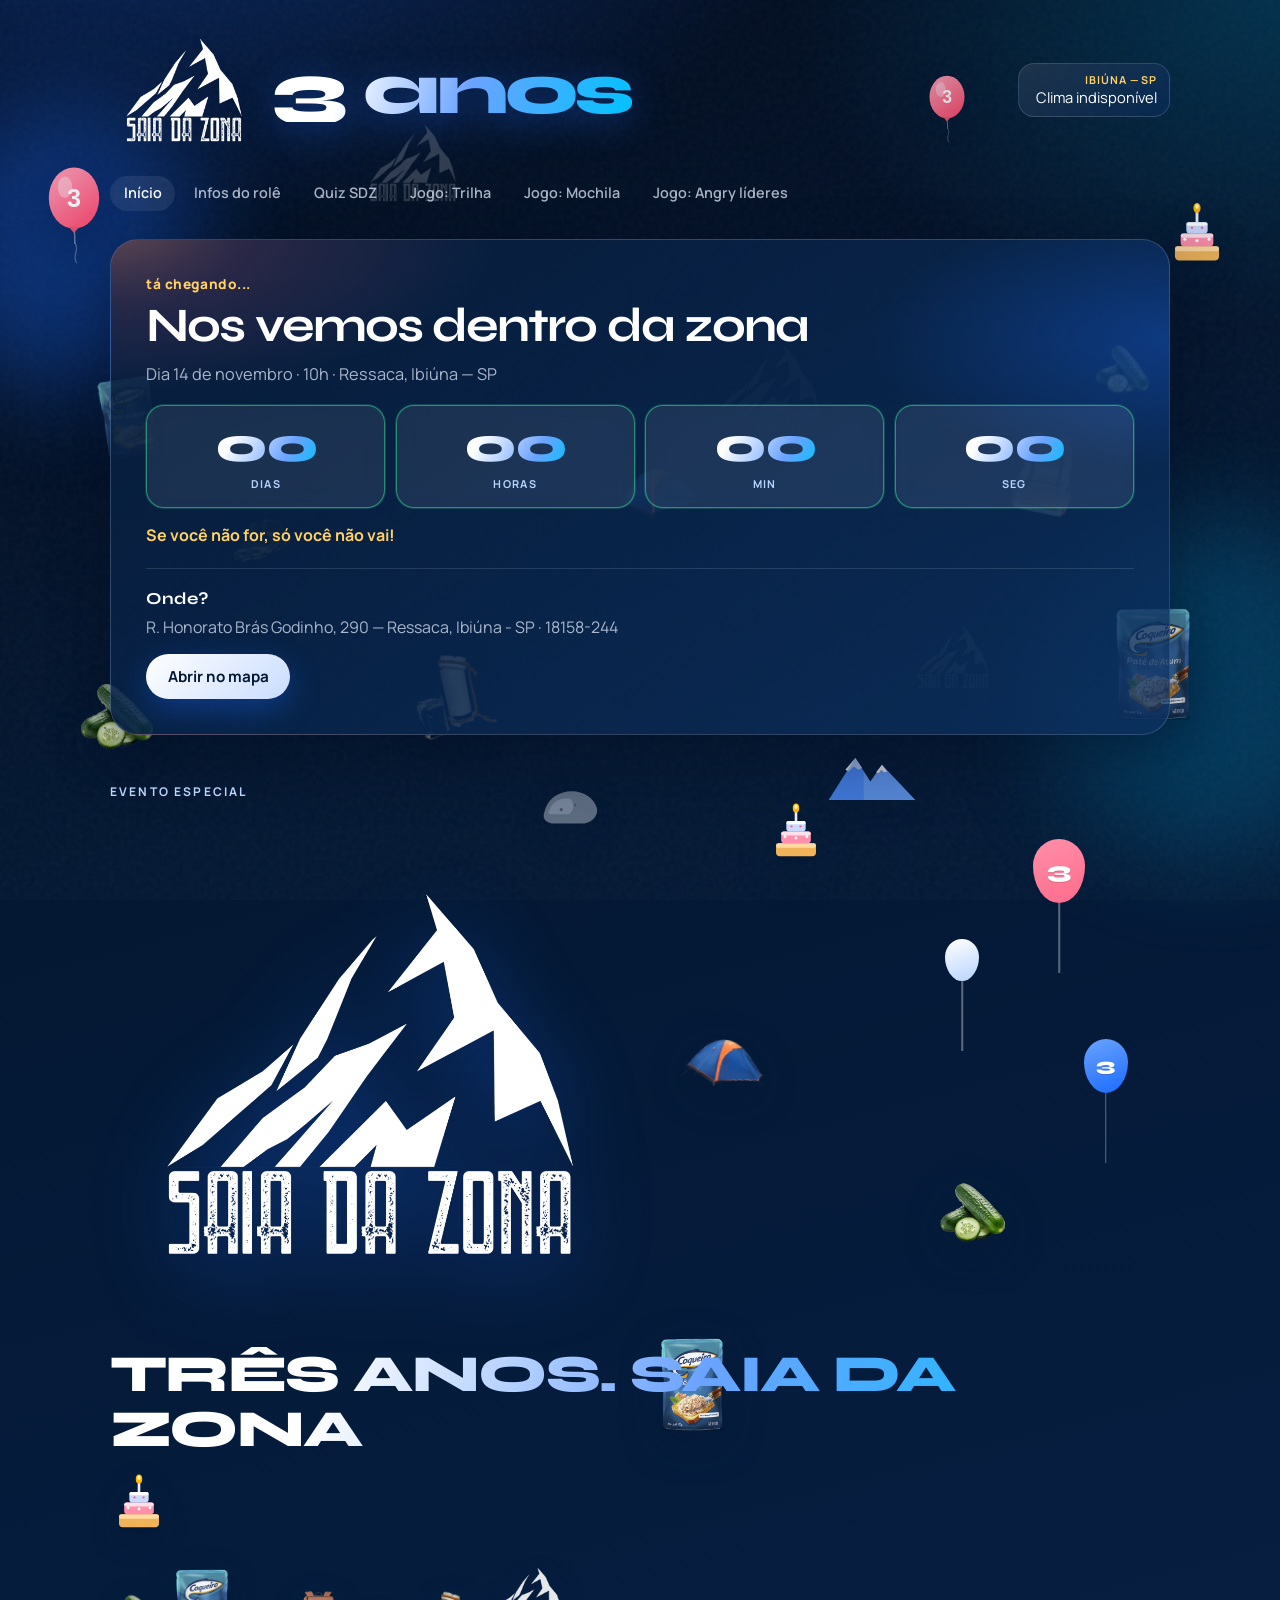
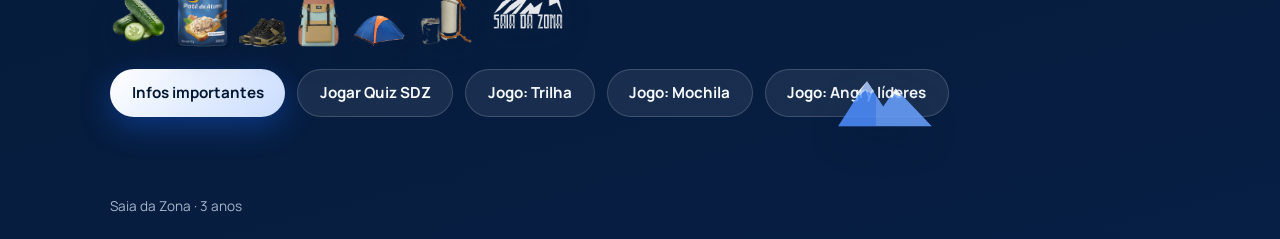
<file: index.html>
<!DOCTYPE html>
<html lang="pt-BR">
<head>
  <meta charset="UTF-8" />
  <meta name="viewport" content="width=device-width, initial-scale=1.0" />
  <meta name="theme-color" content="#0B3D91" />
  <meta http-equiv="Cache-Control" content="no-cache, no-store, must-revalidate" />
  <meta http-equiv="Pragma" content="no-cache" />
  <title>Saia da Zona · 3 Anos</title>
  <link rel="preconnect" href="https://fonts.googleapis.com" />
  <link rel="preconnect" href="https://fonts.gstatic.com" crossorigin />
  <link href="https://fonts.googleapis.com/css2?family=Syne:wght@700;800&family=Manrope:wght@400;500;600;700&display=swap" rel="stylesheet" />
  <link rel="stylesheet" href="css/styles.css?v=98" />
</head>
<body>
  <div class="noise" aria-hidden="true"></div>
  <div class="orb orb-a" aria-hidden="true"></div>
  <div class="orb orb-b" aria-hidden="true"></div>
  <div class="party" aria-hidden="true">
    <span class="confetti c1"></span>
    <span class="confetti c2"></span>
    <span class="confetti c3"></span>
    <span class="confetti c4"></span>
    <span class="confetti c5"></span>
    <span class="confetti c6"></span>
    <span class="confetti c7"></span>
    <span class="confetti c8"></span>
    <span class="confetti c9"></span>
    <span class="confetti c10"></span>
    <span class="confetti c11"></span>
    <span class="confetti c12"></span>
  </div>
  <div class="floaters" aria-hidden="true">
    <img class="floater floater-balloon3" src="assets/stickers/balloon-3.svg" alt="" width="78" height="118" />
    <img class="floater floater-bolo" src="assets/stickers/bolo.svg" alt="" width="72" height="80" />
    <img class="floater floater-pepino" src="assets/stickers/pepino.png" alt="" width="86" height="104" />
    <img class="floater floater-atum" src="assets/stickers/pate-atum.png" alt="" width="82" height="90" />
    <img class="floater floater-bota" src="assets/stickers/bota.png" alt="" width="70" height="70" />
    <img class="floater floater-mochila" src="assets/stickers/cargueira.png" alt="" width="72" height="90" />
    <img class="floater floater-barraca" src="assets/stickers/barraca.png" alt="" width="96" height="72" />
    <img class="floater floater-shittube" src="assets/stickers/shit-tube-v2.png" alt="" width="88" height="58" />
    <img class="floater floater-pedra" src="assets/stickers/pedra.svg" alt="" width="68" height="50" />
    <img class="floater floater-montanha" src="assets/stickers/montanha.svg" alt="" width="110" height="74" />
    <img class="floater floater-logo-a" src="assets/logo.png" alt="" width="120" height="46" />
    <img class="floater floater-logo-b" src="assets/logo.png" alt="" width="96" height="36" />
    <img class="floater floater-logo-c" src="assets/logo.png" alt="" width="140" height="54" />
    <img class="floater floater-balloon3-b" src="assets/stickers/balloon-3.svg" alt="" width="56" height="84" />
    <img class="floater floater-atum-b" src="assets/stickers/pate-atum.png" alt="" width="58" height="64" />
    <img class="floater floater-pepino-b" src="assets/stickers/pepino.png" alt="" width="64" height="76" />
  </div>

  <header class="topbar">
    <div class="topbar-main">
      <div class="brand-cluster">
        <a class="brand-mark" href="#home" data-nav="home">
          <img src="assets/logo.png" alt="Saia da Zona" class="logo" width="148" height="56" />
        </a>
        <div class="brand-info">
          <p class="brand-info-years">3 anos</p>
        </div>
      </div>
      <aside id="weather-box" class="weather-box" aria-label="Previsão do tempo em Ibiúna">
        <p class="weather-place">Ibiúna — SP</p>
        <p class="weather-now">Carregando…</p>
      </aside>
    </div>
    <nav class="nav" aria-label="Seções do site">
      <button type="button" data-nav="home">Início</button>
      <button type="button" data-nav="infos">Infos do rolê</button>
      <button type="button" data-nav="quiz">Quiz SDZ</button>
      <button type="button" data-nav="trail">Jogo: Trilha</button>
      <button type="button" data-nav="pack">Jogo: Mochila</button>
      <button type="button" data-nav="angry">Jogo: Angry líderes</button>
    </nav>
  </header>

  <main>
    <!-- HOME -->
    <section id="view-home" class="view view-home is-active" aria-label="Início">
      <div class="countdown-block" aria-label="Contagem regressiva do rolê">
        <p class="countdown-kicker">tá chegando...</p>
        <h2 class="countdown-title">Nos vemos dentro da zona</h2>
        <p class="countdown-sub">Dia 14 de novembro · 10h · Ressaca, Ibiúna — SP</p>

        <div class="countdown-grid" id="countdown-grid" aria-live="polite">
          <div class="countdown-unit">
            <span class="countdown-value" id="cd-days">00</span>
            <span class="countdown-label">dias</span>
          </div>
          <div class="countdown-unit">
            <span class="countdown-value" id="cd-hours">00</span>
            <span class="countdown-label">horas</span>
          </div>
          <div class="countdown-unit">
            <span class="countdown-value" id="cd-mins">00</span>
            <span class="countdown-label">min</span>
          </div>
          <div class="countdown-unit">
            <span class="countdown-value" id="cd-secs">00</span>
            <span class="countdown-label">seg</span>
          </div>
        </div>

        <p class="countdown-live" id="countdown-live">Se você não for, só você não vai!</p>

        <address class="countdown-place">
          <strong>Onde?</strong>
          <span>R. Honorato Brás Godinho, 290 — Ressaca, Ibiúna - SP · 18158-244</span>
          <a
            class="btn btn-primary countdown-map"
            href="https://www.google.com/maps/search/?api=1&query=R.+Honorato+Br%C3%A1s+Godinho%2C+290+-+Ressaca%2C+Ibi%C3%BAna+-+SP%2C+18158-244"
            target="_blank"
            rel="noopener noreferrer"
          >Abrir no mapa</a>
        </address>
      </div>

      <div class="hero">
        <div class="balloons" aria-hidden="true">
          <span class="balloon balloon-a balloon-num"><span>3</span></span>
          <span class="balloon balloon-b"></span>
          <span class="balloon balloon-c balloon-num"><span>3</span></span>
          <img class="hero-sticker hero-sticker-bolo" src="assets/stickers/bolo.svg" alt="" width="64" height="72" />
          <img class="hero-sticker hero-sticker-pepino" src="assets/stickers/pepino.png" alt="" width="78" height="94" />
          <img class="hero-sticker hero-sticker-atum" src="assets/stickers/pate-atum.png" alt="" width="70" height="78" />
          <img class="hero-sticker hero-sticker-montanha" src="assets/stickers/montanha.svg" alt="" width="120" height="80" />
          <img class="hero-sticker hero-sticker-barraca" src="assets/stickers/barraca.png" alt="" width="92" height="70" />
        </div>
        <p class="hero-kicker">Evento especial</p>
        <h1 class="hero-brand">
          <img src="assets/logo.png" alt="Saia da Zona" class="hero-logo" width="420" height="160" />
        </h1>
        <div class="hero-title-row">
          <p class="hero-title">TRÊS ANOS. SAIA DA ZONA</p>
          <img class="cake-img" src="assets/stickers/bolo.svg" alt="" width="58" height="64" aria-hidden="true" />
        </div>
        <div class="hero-crew" aria-hidden="true">
          <img src="assets/stickers/pepino.png" alt="" width="56" height="68" />
          <img src="assets/stickers/pate-atum.png" alt="" width="52" height="58" />
          <img src="assets/stickers/bota.png" alt="" width="48" height="48" />
          <img src="assets/stickers/cargueira.png" alt="" width="42" height="52" />
          <img src="assets/stickers/barraca.png" alt="" width="58" height="44" />
          <img src="assets/stickers/shit-tube-v2.png" alt="" width="56" height="36" />
          <img src="assets/logo.png" alt="" width="88" height="34" class="hero-crew-logo" />
        </div>
        <div class="hero-actions">
          <button type="button" class="btn btn-primary" data-nav="infos">Infos importantes</button>
          <button type="button" class="btn btn-ghost" data-nav="quiz">Jogar Quiz SDZ</button>
          <button type="button" class="btn btn-ghost" data-nav="trail">Jogo: Trilha</button>
          <button type="button" class="btn btn-ghost" data-nav="pack">Jogo: Mochila</button>
          <button type="button" class="btn btn-ghost" data-nav="angry">Jogo: Angry líderes</button>
        </div>
      </div>
    </section>

    <!-- INFOS -->
    <section id="view-infos" class="view" hidden aria-label="Infos importantes">
      <div class="panel panel-infos">
        <div class="quiz-head">
          <div>
            <p class="eyebrow">Níver SZ 3.0</p>
            <h2>Infos importantes</h2>
          </div>
        </div>
        <p class="lede">É um role pra gente celebrar juntos.</p>

        <div class="info-grid">
          <article class="info-block">
            <h3>Quando e onde</h3>
            <ul>
              <li><strong>14 e 15 de novembro</strong> · a partir das 10h no dia 14</li>
              <li>Ibiúna — SP</li>
              <li>R. Honorato Brás Godinho, 290 · CEP 18158-244</li>
              <li>Caronas no esquema SZ</li>
            </ul>
          </article>

          <article class="info-block">
            <h3>O que levar</h3>
            <ul>
              <li>Roupas confortáveis</li>
              <li>Protetor solar</li>
              <li>Itens pessoais</li>
              <li>Travesseiro e roupa de cama</li>
              <li>Muita disposição</li>
            </ul>
          </article>

          <article class="info-block">
            <h3>O que rola na chácara</h3>
            <ul>
              <li>Gramado, campo de futebol, piscina e quadra de vôlei</li>
              <li>Salão de jogos</li>
              <li>Hospedagem em cama + estacionamento</li>
              <li>Open chopp e Xeque Mate</li>
              <li>Open food com opções vegetarianas e veganas</li>
              <li>Sorteios a cada hora + atração confirmada: BONSOM</li>
              <li>DJs: quem quiser tocar, chama o time</li>
            </ul>
          </article>

          <article class="info-block">
            <h3>Alimentação inclusa</h3>
            <ul>
              <li>Almoço sábado: churrasco</li>
              <li>Jantar sábado: strogonoff</li>
              <li>Café da manhã no domingo</li>
              <li>Opções vegetarianas e veganas disponíveis</li>
            </ul>
          </article>

          <article class="info-block">
            <h3>Pagamento e cancelamento</h3>
            <ul>
              <li>Pagamento via comercial SZ</li>
              <li>Até 14 dias antes: reembolso em crédito SZ</li>
              <li>Menos de 14 dias: sem devolução</li>
            </ul>
          </article>

          <article class="info-block info-block-highlight">
            <h3>Espírito Saia da Zona</h3>
            <ul>
              <li>Levem roupas confortáveis</li>
              <li>Venham felizes pra reencontrar a turma das expedições</li>
              <li>Abram espaço pra criar amizades novas</li>
              <li>Protetor, itens pessoais e muita disposição</li>
              <li>Nos vemos dentro da zona</li>
            </ul>
          </article>
        </div>
      </div>
    </section>

    <!-- QUIZ -->
    <section id="view-quiz" class="view" hidden aria-label="Quiz SDZ">
      <div class="panel panel-quiz">
        <div class="quiz-head">
          <div>
            <p class="eyebrow">Quiz SDZ</p>
            <h2>O quão Saia da Zoner você é?</h2>
          </div>
          <div class="quiz-meta">
            <span id="quiz-progress" class="chip chip-soft">0 / 0</span>
          </div>
        </div>

        <form class="game-name-form" data-game-name="quiz" action="#">
          <label for="name-input-quiz">Seu nome</label>
          <div class="ranking-name-row">
            <input id="name-input-quiz" type="text" maxlength="24" minlength="2"
              autocomplete="name" inputmode="text" enterkeyhint="done"
              placeholder="Digite seu nome pra entrar no placar" required />
            <button type="submit" class="btn btn-primary">Salvar</button>
          </div>
          <p class="ranking-name-hint" data-name-hint>Coloca teu nome antes de jogar.</p>
        </form>

        <div id="quiz-board" class="quiz-board">
          <p class="question-label" id="question-label">Pergunta 1</p>
          <h3 class="question-text" id="question-text"></h3>
          <div class="answers" id="answers"></div>
          <p class="feedback" id="quiz-feedback" aria-live="polite"></p>
          <div class="quiz-nav">
            <button type="button" class="btn btn-ghost" id="prev-question" disabled>Anterior</button>
            <button type="button" class="btn btn-primary" id="next-question" disabled>Próxima</button>
          </div>
        </div>

        <div id="quiz-done" class="quiz-done" hidden>
          <h3>Quiz finalizado</h3>
          <p class="quiz-score" id="quiz-score">0 / 12</p>
          <p id="quiz-summary"></p>
          <button type="button" class="btn btn-primary" id="play-again">Jogar novamente</button>
        </div>

        <div class="game-board" data-board="quiz">
          <div class="game-board-head">
            <h3>Placar do Quiz</h3>
            <span class="chip chip-soft" data-board-status>…</span>
          </div>
          <div class="ranking-list" data-board-list aria-live="polite"></div>
        </div>
      </div>
    </section>

    <!-- TRAIL GAME -->
    <section id="view-trail" class="view" hidden aria-label="Jogo: Trilha">
      <div class="panel panel-trail">
        <div class="quiz-head">
          <div>
            <p class="eyebrow">Jogo</p>
            <h2>Trilha</h2>
          </div>
          <div class="quiz-meta">
            <span id="trail-score" class="chip">0 m</span>
            <span id="trail-best" class="chip chip-soft">Recorde 0 m</span>
          </div>
        </div>

        <form class="game-name-form" data-game-name="trail" action="#">
          <label for="name-input-trail">Seu nome</label>
          <div class="ranking-name-row">
            <input id="name-input-trail" type="text" maxlength="24" minlength="2"
              autocomplete="name" inputmode="text" enterkeyhint="done"
              placeholder="Digite seu nome pra entrar no placar" required />
            <button type="submit" class="btn btn-primary">Salvar</button>
          </div>
          <p class="ranking-name-hint" data-name-hint>Coloca teu nome antes de jogar.</p>
        </form>

        <div class="avatar-picker">
          <p class="avatar-label">1. Escolha o seu Líder</p>
          <div class="avatar-grid" id="avatar-grid" role="listbox" aria-label="Avatares do joguinho"></div>
          <p class="status-line" id="avatar-status">Toque em um avatar para selecionar.</p>
        </div>

        <p class="lede trail-hint">2. A trilha sobe inclinada — toque pra pular. Desvie de pedras, cobras-coral, chuva e a cachoeira!</p>
        <div class="trail-stage">
          <canvas id="trail-canvas" width="900" height="420" aria-label="Jogo: Trilha"></canvas>
          <div id="trail-overlay" class="trail-overlay">
            <p id="trail-message">Escolha um avatar acima</p>
            <button type="button" class="btn btn-primary" id="trail-start">Começar</button>
          </div>
        </div>

        <div class="game-board" data-board="trail">
          <div class="game-board-head">
            <h3>Placar do Jogo: Trilha</h3>
            <span class="chip chip-soft" data-board-status>…</span>
          </div>
          <div class="ranking-list" data-board-list aria-live="polite"></div>
        </div>
      </div>
    </section>

    <!-- PACK GAME -->
    <section id="view-pack" class="view" hidden aria-label="Jogo: Mochila">
      <div class="panel panel-pack">
        <div class="quiz-head">
          <div>
            <p class="eyebrow">Jogo</p>
            <h2>Mochila</h2>
          </div>
          <div class="quiz-meta">
            <span id="pack-score" class="chip">0 itens</span>
            <span id="pack-misses" class="chip chip-soft">0 / 3 perdidos</span>
            <span id="pack-best" class="chip chip-soft">Recorde 0</span>
          </div>
        </div>

        <form class="game-name-form" data-game-name="pack" action="#">
          <label for="name-input-pack">Seu nome</label>
          <div class="ranking-name-row">
            <input id="name-input-pack" type="text" maxlength="24" minlength="2"
              autocomplete="name" inputmode="text" enterkeyhint="done"
              placeholder="Digite seu nome pra entrar no placar" required />
            <button type="submit" class="btn btn-primary">Salvar</button>
          </div>
          <p class="ranking-name-hint" data-name-hint>Coloca teu nome antes de jogar.</p>
        </form>

        <p class="lede pack-hint">
          Arraste ou use ← → para mover a mochila Galapagos. Pegue barraca, garrafa, bússola, bota, pepino, patê de atum, shit tube e o resto do kit.
          Se deixar passar 3 coisas, a mochila não fecha!
        </p>

        <div class="pack-stage">
          <canvas id="pack-canvas" width="900" height="420" aria-label="Jogo: Mochila"></canvas>
          <div id="pack-overlay" class="trail-overlay">
            <p id="pack-message">Mova a mochila e não deixe cair o equipamento!</p>
            <button type="button" class="btn btn-primary" id="pack-start">Começar</button>
          </div>
        </div>

        <div class="game-board" data-board="pack">
          <div class="game-board-head">
            <h3>Placar do Jogo: Mochila</h3>
            <span class="chip chip-soft" data-board-status>…</span>
          </div>
          <div class="ranking-list" data-board-list aria-live="polite"></div>
        </div>
      </div>
    </section>

    <!-- ANGRY LÍDERES -->
    <section id="view-angry" class="view" hidden aria-label="Jogo: Angry líderes">
      <div class="panel panel-angry">
        <div class="quiz-head">
          <div>
            <p class="eyebrow">Jogo</p>
            <h2>Angry líderes</h2>
          </div>
          <div class="quiz-meta">
            <span id="angry-score" class="chip">0 pts</span>
            <span id="angry-level" class="chip chip-soft">Nível 1 / 5</span>
            <span id="angry-ammo" class="chip chip-soft">4 líderes</span>
            <span id="angry-best" class="chip chip-soft">Recorde 0</span>
          </div>
        </div>

        <form class="game-name-form" data-game-name="angry" action="#">
          <label for="name-input-angry">Seu nome</label>
          <div class="ranking-name-row">
            <input id="name-input-angry" type="text" maxlength="24" minlength="2"
              autocomplete="name" inputmode="text" enterkeyhint="done"
              placeholder="Digite seu nome pra entrar no placar" required />
            <button type="submit" class="btn btn-primary">Salvar</button>
          </div>
          <p class="ranking-name-hint" data-name-hint>Coloca teu nome antes de jogar.</p>
        </form>

        <p class="lede angry-hint">
          <strong>Objetivo: acabar com o lixo das trilhas.</strong>
          Puxe o estilingue, lance os líderes e destrua garrafas, latas, sacos, copos e embalagens escondidos nas estruturas —
          5 níveis cada vez mais difíceis (Pedreira → Cume).
        </p>

        <div class="angry-stage">
          <canvas id="angry-canvas" width="900" height="420" aria-label="Jogo: Angry líderes"></canvas>
          <div id="angry-overlay" class="trail-overlay">
            <p id="angry-message">Objetivo: acabar com o lixo das trilhas!</p>
            <button type="button" class="btn btn-primary" id="angry-start">Começar</button>
          </div>
        </div>

        <div class="game-board" data-board="angry">
          <div class="game-board-head">
            <h3>Placar do Jogo: Angry líderes</h3>
            <span class="chip chip-soft" data-board-status>…</span>
          </div>
          <div class="ranking-list" data-board-list aria-live="polite"></div>
        </div>
      </div>
    </section>

  </main>

  <footer class="footer">
    <span>Saia da Zona · 3 anos</span>
  </footer>

  <script src="js/config.js?v=98"></script>
  <script src="js/player.js?v=98"></script>
  <script src="js/questions.js?v=98"></script>
  <script src="js/countdown.js?v=98"></script>
  <script src="js/weather.js?v=98"></script>
  <script src="js/trail-game.js?v=98"></script>
  <script src="js/pack-game.js?v=98"></script>
  <script src="js/angry-game.js?v=98"></script>
  <script src="js/app.js?v=98"></script>
  <script src="js/ranking.js?v=98"></script>
</body>
</html>
</file>
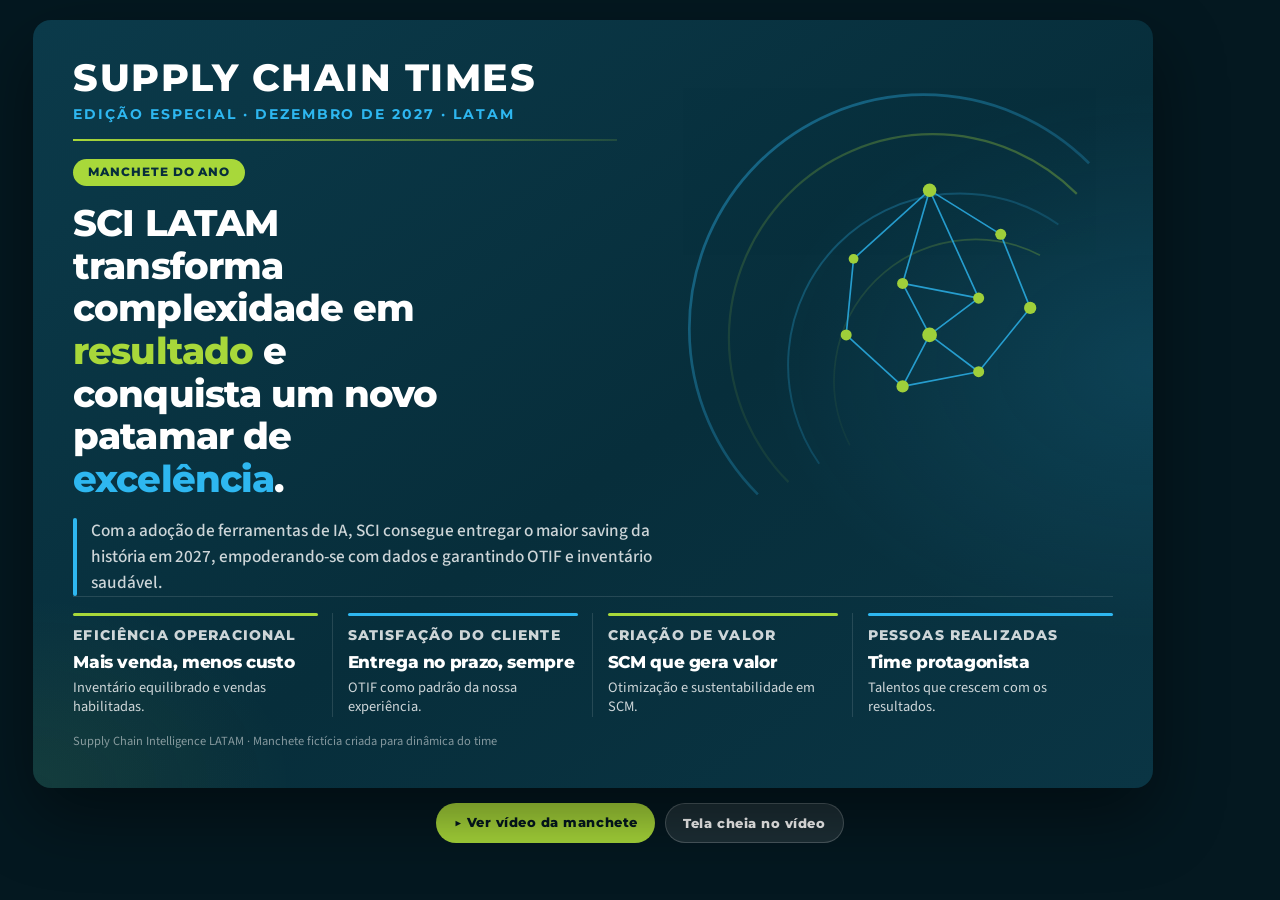
<file: manchete-sci-latam.html>
<!DOCTYPE html>
<html lang="pt-BR">
<head>
  <meta charset="UTF-8" />
  <meta name="viewport" content="width=device-width, initial-scale=1.0" />
  <title>Supply Chain Times · SCI LATAM · Dezembro 2027</title>
  <link rel="preconnect" href="https://fonts.googleapis.com" />
  <link rel="preconnect" href="https://fonts.gstatic.com" crossorigin />
  <link href="https://fonts.googleapis.com/css2?family=Montserrat:wght@600;700;800&family=Source+Sans+3:wght@400;500;600;700&display=swap" rel="stylesheet" />
  <style>
    :root {
      --bg: #0B3A4A;
      --bg-deep: #072E3B;
      --lime: #A8D83A;
      --blue: #2EB7F0;
      --white: #FFFFFF;
      --muted: rgba(255, 255, 255, 0.8);
    }

    * { box-sizing: border-box; margin: 0; padding: 0; }

    html, body {
      min-height: 100%;
      font-family: "Source Sans 3", sans-serif;
      background: #041820;
      color: var(--white);
    }

    body {
      display: grid;
      place-items: center;
      padding: 1.25rem;
    }

    .cover {
      position: relative;
      width: min(1120px, 100%);
      min-height: min(640px, 92vh);
      border-radius: 18px;
      overflow: hidden;
      background:
        radial-gradient(700px 500px at 100% 45%, rgba(46, 183, 240, 0.12), transparent 55%),
        radial-gradient(520px 380px at 0% 100%, rgba(168, 216, 58, 0.08), transparent 50%),
        linear-gradient(145deg, var(--bg) 0%, var(--bg-deep) 55%, #0A3544 100%);
      box-shadow: 0 28px 70px rgba(0, 0, 0, 0.45);
      padding: clamp(1.4rem, 3.5vw, 2.4rem) clamp(1.4rem, 3.8vw, 2.5rem);
      display: flex;
      flex-direction: column;
      animation: rise 0.55s ease both;
    }

    @keyframes rise {
      from { opacity: 0; transform: translateY(14px); }
      to { opacity: 1; transform: translateY(0); }
    }

    .art {
      position: absolute;
      right: -3%;
      top: 6%;
      width: 46%;
      height: 70%;
      pointer-events: none;
      opacity: 0.95;
    }

    .art svg { width: 100%; height: 100%; }

    .content { position: relative; z-index: 2; display: flex; flex-direction: column; height: 100%; min-height: 0; }

    .masthead h1 {
      font-family: "Montserrat", sans-serif;
      font-size: clamp(1.55rem, 3.6vw, 2.35rem);
      font-weight: 800;
      letter-spacing: 0.04em;
      text-transform: uppercase;
      line-height: 1.05;
    }

    .masthead p {
      margin-top: 0.45rem;
      font-family: "Montserrat", sans-serif;
      font-size: clamp(0.72rem, 1.4vw, 0.88rem);
      font-weight: 700;
      letter-spacing: 0.14em;
      text-transform: uppercase;
      color: var(--blue);
    }

    .rule {
      width: min(34rem, 70%);
      height: 2px;
      margin: 1rem 0 1.1rem;
      background: linear-gradient(90deg, var(--lime), rgba(168, 216, 58, 0.15));
      border: 0;
    }

    .badge {
      display: inline-flex;
      align-self: flex-start;
      padding: 0.42rem 0.95rem;
      border-radius: 999px;
      background: var(--lime);
      color: var(--bg-deep);
      font-family: "Montserrat", sans-serif;
      font-size: 0.72rem;
      font-weight: 800;
      letter-spacing: 0.08em;
      text-transform: uppercase;
      margin-bottom: 1rem;
    }

    .headline {
      font-family: "Montserrat", sans-serif;
      font-size: clamp(1.4rem, 3.4vw, 2.3rem);
      font-weight: 800;
      line-height: 1.16;
      letter-spacing: -0.025em;
      max-width: 16ch;
    }

    .headline .result { color: var(--lime); }
    .headline .excel { color: var(--blue); }

    .lede {
      display: grid;
      grid-template-columns: 4px 1fr;
      gap: 0.85rem;
      margin-top: 1.1rem;
      max-width: 38rem;
    }

    .lede-bar { border-radius: 999px; background: var(--blue); }

    .lede p {
      font-size: clamp(0.95rem, 1.7vw, 1.08rem);
      line-height: 1.5;
      color: var(--muted);
      font-weight: 500;
    }

    .pillars {
      margin-top: auto;
      display: grid;
      grid-template-columns: repeat(4, minmax(0, 1fr));
      gap: 0;
      border-top: 1px solid rgba(255, 255, 255, 0.12);
      padding-top: 1rem;
    }

    .pillar {
      padding: 0 0.9rem;
      border-right: 1px solid rgba(255, 255, 255, 0.12);
    }

    .pillar:first-child { padding-left: 0; }
    .pillar:last-child { border-right: 0; padding-right: 0; }

    .pillar-bar {
      width: 100%;
      height: 3px;
      border-radius: 999px;
      margin-bottom: 0.6rem;
    }

    .pillar:nth-child(odd) .pillar-bar { background: var(--lime); }
    .pillar:nth-child(even) .pillar-bar { background: var(--blue); }

    .pillar-cat {
      font-family: "Montserrat", sans-serif;
      font-size: 0.66rem;
      font-weight: 800;
      letter-spacing: 0.08em;
      text-transform: uppercase;
      color: rgba(255, 255, 255, 0.7);
      margin-bottom: 0.4rem;
    }

    .pillar h3 {
      font-family: "Montserrat", sans-serif;
      font-size: clamp(0.9rem, 1.6vw, 1.08rem);
      font-weight: 800;
      letter-spacing: -0.02em;
      line-height: 1.2;
      margin-bottom: 0.35rem;
    }

    .pillar p {
      font-size: 0.9rem;
      line-height: 1.35;
      color: var(--muted);
    }

    .fine {
      margin-top: 0.95rem;
      font-size: 0.78rem;
      color: rgba(255, 255, 255, 0.5);
    }

    .links {
      margin-top: 0.9rem;
      text-align: center;
      display: flex;
      gap: 0.6rem;
      justify-content: center;
      flex-wrap: wrap;
    }

    .links a {
      color: #041820;
      text-decoration: none;
      font-family: "Montserrat", sans-serif;
      font-weight: 800;
      font-size: 0.82rem;
      letter-spacing: 0.04em;
      padding: 0.7rem 1.1rem;
      border-radius: 999px;
      background: var(--lime);
    }

    .links a.secondary {
      background: rgba(255, 255, 255, 0.1);
      color: #fff;
      border: 1px solid rgba(255, 255, 255, 0.2);
    }

    @media (max-width: 820px) {
      .pillars { grid-template-columns: 1fr 1fr; gap: 0.85rem 0; }
      .pillar { border-right: 0; padding: 0.6rem 0.35rem 0; border-top: 1px solid rgba(255,255,255,0.1); }
      .pillar:nth-child(-n+2) { border-top: 0; padding-top: 0; }
      .headline { max-width: none; }
      .art { width: 70%; right: -22%; opacity: 0.4; }
    }

    @media print {
      body { background: #fff; padding: 0; }
      .cover { box-shadow: none; border-radius: 0; width: 100%; min-height: 100vh; }
      .links { display: none; }
    }
  </style>
</head>
<body>
  <div>
    <article class="cover" aria-label="Supply Chain Times — Manchete SCI LATAM">
      <div class="art" aria-hidden="true">
        <svg viewBox="0 0 420 420" xmlns="http://www.w3.org/2000/svg">
          <defs>
            <linearGradient id="arcBlue" x1="0%" y1="0%" x2="100%" y2="100%">
              <stop offset="0%" stop-color="#2EB7F0" stop-opacity="0.95"/>
              <stop offset="100%" stop-color="#2EB7F0" stop-opacity="0.2"/>
            </linearGradient>
            <linearGradient id="arcGreen" x1="100%" y1="0%" x2="0%" y2="100%">
              <stop offset="0%" stop-color="#A8D83A" stop-opacity="0.9"/>
              <stop offset="100%" stop-color="#A8D83A" stop-opacity="0.15"/>
            </linearGradient>
          </defs>
          <path d="M70 340 A190 190 0 0 1 340 70" fill="none" stroke="url(#arcBlue)" stroke-width="2.2" opacity="0.5"/>
          <path d="M95 330 A165 165 0 0 1 330 95" fill="none" stroke="url(#arcGreen)" stroke-width="1.8" opacity="0.42"/>
          <path d="M120 315 A140 140 0 0 1 315 120" fill="none" stroke="url(#arcBlue)" stroke-width="1.6" opacity="0.36"/>
          <path d="M145 300 A115 115 0 0 1 300 145" fill="none" stroke="url(#arcGreen)" stroke-width="1.4" opacity="0.3"/>
          <g stroke="#2EB7F0" stroke-width="1.35" opacity="0.85">
            <line x1="210" y1="92" x2="268" y2="128"/>
            <line x1="268" y1="128" x2="292" y2="188"/>
            <line x1="292" y1="188" x2="250" y2="240"/>
            <line x1="250" y1="240" x2="188" y2="252"/>
            <line x1="188" y1="252" x2="142" y2="210"/>
            <line x1="142" y1="210" x2="148" y2="148"/>
            <line x1="148" y1="148" x2="210" y2="92"/>
            <line x1="210" y1="92" x2="188" y2="168"/>
            <line x1="188" y1="168" x2="250" y2="180"/>
            <line x1="250" y1="180" x2="210" y2="92"/>
            <line x1="210" y1="210" x2="188" y2="168"/>
            <line x1="210" y1="210" x2="250" y2="180"/>
            <line x1="210" y1="210" x2="188" y2="252"/>
            <line x1="210" y1="210" x2="250" y2="240"/>
          </g>
          <g fill="#A8D83A">
            <circle cx="210" cy="92" r="5.5"/>
            <circle cx="268" cy="128" r="4.5"/>
            <circle cx="292" cy="188" r="5"/>
            <circle cx="250" cy="240" r="4.5"/>
            <circle cx="188" cy="252" r="5"/>
            <circle cx="142" cy="210" r="4.5"/>
            <circle cx="148" cy="148" r="4"/>
            <circle cx="188" cy="168" r="4.5"/>
            <circle cx="250" cy="180" r="4.5"/>
            <circle cx="210" cy="210" r="6"/>
          </g>
        </svg>
      </div>

      <div class="content">
        <header class="masthead">
          <h1>Supply Chain Times</h1>
          <p>Edição especial · Dezembro de 2027 · LATAM</p>
        </header>

        <hr class="rule" />
        <span class="badge">Manchete do ano</span>

        <h2 class="headline">
          SCI LATAM transforma complexidade em
          <span class="result">resultado</span>
          e conquista um novo patamar de
          <span class="excel">excelência</span>.
        </h2>

        <div class="lede">
          <div class="lede-bar" aria-hidden="true"></div>
          <p>
            Com a adoção de ferramentas de IA, SCI consegue entregar o maior saving da história em 2027,
            empoderando-se com dados e garantindo OTIF e inventário saudável.
          </p>
        </div>

        <section class="pillars" aria-label="Pilares da manchete">
          <article class="pillar">
            <div class="pillar-bar"></div>
            <p class="pillar-cat">Eficiência operacional</p>
            <h3>Mais venda, menos custo</h3>
            <p>Inventário equilibrado e vendas habilitadas.</p>
          </article>
          <article class="pillar">
            <div class="pillar-bar"></div>
            <p class="pillar-cat">Satisfação do cliente</p>
            <h3>Entrega no prazo, sempre</h3>
            <p>OTIF como padrão da nossa experiência.</p>
          </article>
          <article class="pillar">
            <div class="pillar-bar"></div>
            <p class="pillar-cat">Criação de valor</p>
            <h3>SCM que gera valor</h3>
            <p>Otimização e sustentabilidade em SCM.</p>
          </article>
          <article class="pillar">
            <div class="pillar-bar"></div>
            <p class="pillar-cat">Pessoas realizadas</p>
            <h3>Time protagonista</h3>
            <p>Talentos que crescem com os resultados.</p>
          </article>
        </section>

        <p class="fine">Supply Chain Intelligence LATAM · Manchete fictícia criada para dinâmica do time</p>
      </div>
    </article>

    <div class="links">
      <a href="manchete-video.html">▶ Ver vídeo da manchete</a>
      <a class="secondary" href="manchete-video.html" onclick="return true">Tela cheia no vídeo</a>
    </div>
  </div>
</body>
</html>
</file>
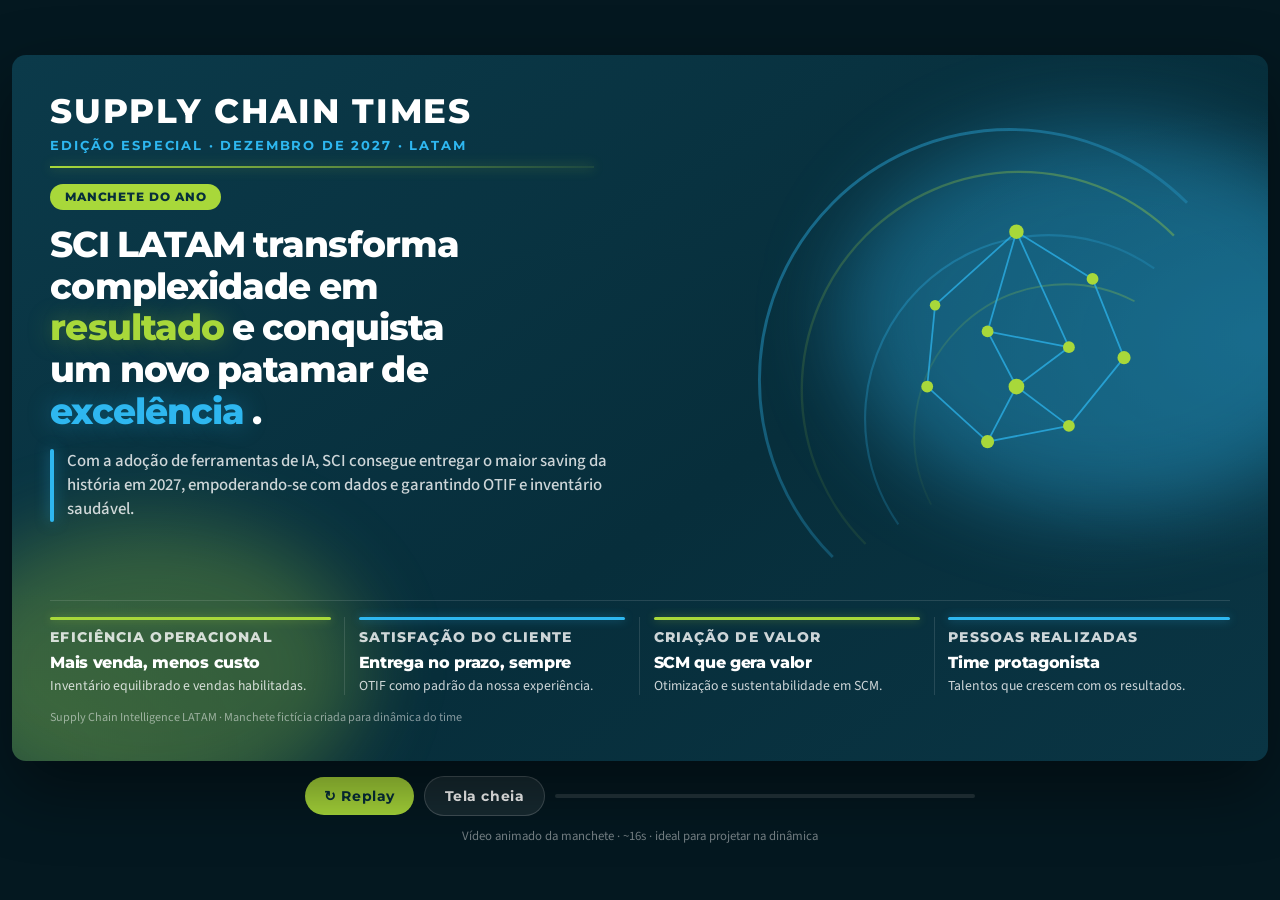
<file: manchete-video.html>
<!DOCTYPE html>
<html lang="pt-BR">
<head>
  <meta charset="UTF-8" />
  <meta name="viewport" content="width=device-width, initial-scale=1.0" />
  <title>Vídeo · Manchete SCI LATAM 2027</title>
  <link rel="preconnect" href="https://fonts.googleapis.com" />
  <link rel="preconnect" href="https://fonts.gstatic.com" crossorigin />
  <link href="https://fonts.googleapis.com/css2?family=Montserrat:wght@600;700;800&family=Source+Sans+3:wght@400;500;600;700&display=swap" rel="stylesheet" />
  <style>
    :root {
      --bg: #0B3A4A;
      --bg-deep: #072E3B;
      --lime: #A8D83A;
      --blue: #2EB7F0;
      --white: #FFFFFF;
      --muted: rgba(255, 255, 255, 0.8);
    }

    * { box-sizing: border-box; margin: 0; padding: 0; }

    html, body {
      height: 100%;
      background: #041820;
      color: var(--white);
      font-family: "Source Sans 3", sans-serif;
      overflow: hidden;
    }

    body { display: grid; place-items: center; }

    .stage-wrap {
      width: min(1280px, 100vw);
      padding: 0.75rem;
    }

    .stage {
      position: relative;
      width: 100%;
      aspect-ratio: 16 / 9;
      border-radius: 14px;
      overflow: hidden;
      background:
        radial-gradient(700px 420px at 100% 40%, rgba(46, 183, 240, 0.14), transparent 55%),
        radial-gradient(520px 360px at 0% 100%, rgba(168, 216, 58, 0.08), transparent 50%),
        linear-gradient(145deg, var(--bg) 0%, var(--bg-deep) 58%, #0A3544 100%);
      box-shadow: 0 28px 70px rgba(0, 0, 0, 0.45);
      transform-origin: center center;
    }

    .orb {
      position: absolute;
      border-radius: 50%;
      filter: blur(40px);
      opacity: 0;
      pointer-events: none;
      z-index: 0;
    }

    .orb-a {
      width: 42%;
      height: 55%;
      right: -8%;
      top: 10%;
      background: rgba(46, 183, 240, 0.35);
    }

    .orb-b {
      width: 34%;
      height: 42%;
      left: -6%;
      bottom: -8%;
      background: rgba(168, 216, 58, 0.28);
    }

    .sweep {
      position: absolute;
      inset: -20%;
      background: linear-gradient(
        115deg,
        transparent 35%,
        rgba(255, 255, 255, 0.07) 48%,
        rgba(46, 183, 240, 0.12) 50%,
        rgba(255, 255, 255, 0.05) 52%,
        transparent 65%
      );
      opacity: 0;
      pointer-events: none;
      z-index: 3;
      mix-blend-mode: screen;
    }

    .particles {
      position: absolute;
      inset: 0;
      pointer-events: none;
      z-index: 1;
      overflow: hidden;
    }

    .particle {
      position: absolute;
      width: 4px;
      height: 4px;
      border-radius: 50%;
      background: var(--lime);
      opacity: 0;
      box-shadow: 0 0 10px rgba(168, 216, 58, 0.8);
    }

    .particle:nth-child(odd) { background: var(--blue); box-shadow: 0 0 10px rgba(46, 183, 240, 0.8); }
    .particle:nth-child(1) { left: 12%; top: 72%; }
    .particle:nth-child(2) { left: 22%; top: 38%; }
    .particle:nth-child(3) { left: 38%; top: 82%; }
    .particle:nth-child(4) { left: 55%; top: 28%; }
    .particle:nth-child(5) { left: 68%; top: 64%; }
    .particle:nth-child(6) { left: 78%; top: 22%; }
    .particle:nth-child(7) { left: 86%; top: 48%; }
    .particle:nth-child(8) { left: 48%; top: 14%; }

    .art {
      position: absolute;
      right: -4%;
      top: 8%;
      width: 48%;
      height: 78%;
      opacity: 0;
      pointer-events: none;
      z-index: 1;
    }

    .art svg { width: 100%; height: 100%; }

    .net-line {
      stroke-dasharray: 180;
      stroke-dashoffset: 180;
      opacity: 0.85;
    }

    .net-node {
      transform-box: fill-box;
      transform-origin: center;
      opacity: 0;
    }

    .arc {
      stroke-dasharray: 600;
      stroke-dashoffset: 600;
    }

    .frame {
      position: relative;
      z-index: 2;
      height: 100%;
      padding: clamp(1.1rem, 3.2vw, 2.2rem) clamp(1.2rem, 3.5vw, 2.4rem);
      display: flex;
      flex-direction: column;
    }

    .masthead h1 {
      font-family: "Montserrat", sans-serif;
      font-size: clamp(1.2rem, 3.2vw, 2.1rem);
      font-weight: 800;
      letter-spacing: 0.05em;
      text-transform: uppercase;
      opacity: 0;
      transform: translateY(18px);
    }

    .masthead p {
      margin-top: 0.35rem;
      font-family: "Montserrat", sans-serif;
      font-size: clamp(0.62rem, 1.3vw, 0.82rem);
      font-weight: 700;
      letter-spacing: 0.14em;
      text-transform: uppercase;
      color: var(--blue);
      opacity: 0;
      transform: translateY(12px);
    }

    .rule {
      width: min(34rem, 70%);
      height: 2px;
      margin: 0.85rem 0 1rem;
      background: linear-gradient(90deg, var(--lime), rgba(168, 216, 58, 0.12));
      transform: scaleX(0);
      transform-origin: left center;
      box-shadow: 0 0 12px rgba(168, 216, 58, 0.45);
    }

    .badge {
      display: inline-flex;
      align-self: flex-start;
      padding: 0.38rem 0.9rem;
      border-radius: 999px;
      background: var(--lime);
      color: var(--bg-deep);
      font-family: "Montserrat", sans-serif;
      font-size: clamp(0.62rem, 1.2vw, 0.72rem);
      font-weight: 800;
      letter-spacing: 0.08em;
      text-transform: uppercase;
      margin-bottom: 0.85rem;
      opacity: 0;
      transform: translateY(10px) scale(0.86);
      box-shadow: 0 0 0 0 rgba(168, 216, 58, 0.55);
    }

    .headline {
      font-family: "Montserrat", sans-serif;
      font-size: clamp(1.15rem, 3.4vw, 2.25rem);
      font-weight: 800;
      line-height: 1.16;
      letter-spacing: -0.025em;
      max-width: 17ch;
    }

    .headline .word {
      display: inline-block;
      opacity: 0;
      transform: translateY(22px) scale(0.96);
      margin-right: 0.22em;
    }

    .headline .word:last-child { margin-right: 0; }

    .headline .result { color: var(--lime); text-shadow: 0 0 24px rgba(168, 216, 58, 0.35); }
    .headline .excel { color: var(--blue); text-shadow: 0 0 24px rgba(46, 183, 240, 0.35); }

    .lede {
      display: grid;
      grid-template-columns: 4px 1fr;
      gap: 0.8rem;
      margin-top: 1rem;
      max-width: 38rem;
      opacity: 0;
      transform: translateY(16px);
    }

    .lede-bar {
      border-radius: 999px;
      background: var(--blue);
      transform: scaleY(0);
      transform-origin: top center;
      box-shadow: 0 0 14px rgba(46, 183, 240, 0.55);
    }

    .lede p {
      font-size: clamp(0.82rem, 1.55vw, 1.05rem);
      line-height: 1.45;
      color: var(--muted);
      font-weight: 500;
    }

    .pillars {
      margin-top: auto;
      display: grid;
      grid-template-columns: repeat(4, minmax(0, 1fr));
      gap: 0;
      border-top: 1px solid rgba(255, 255, 255, 0.12);
      padding-top: 0.95rem;
    }

    .pillar {
      padding: 0 0.85rem;
      border-right: 1px solid rgba(255, 255, 255, 0.12);
      opacity: 0;
      transform: translateY(28px) scale(0.96);
    }

    .pillar:first-child { padding-left: 0; }
    .pillar:last-child { border-right: 0; padding-right: 0; }

    .pillar-bar {
      width: 100%;
      height: 3px;
      border-radius: 999px;
      margin-bottom: 0.55rem;
      transform: scaleX(0);
      transform-origin: left center;
    }

    .pillar:nth-child(odd) .pillar-bar { background: var(--lime); box-shadow: 0 0 10px rgba(168, 216, 58, 0.45); }
    .pillar:nth-child(even) .pillar-bar { background: var(--blue); box-shadow: 0 0 10px rgba(46, 183, 240, 0.45); }

    .pillar-cat {
      font-family: "Montserrat", sans-serif;
      font-size: clamp(0.52rem, 1vw, 0.66rem);
      font-weight: 800;
      letter-spacing: 0.08em;
      text-transform: uppercase;
      color: rgba(255, 255, 255, 0.72);
      margin-bottom: 0.35rem;
    }

    .pillar h3 {
      font-family: "Montserrat", sans-serif;
      font-size: clamp(0.78rem, 1.5vw, 1.02rem);
      font-weight: 800;
      letter-spacing: -0.02em;
      line-height: 1.2;
      margin-bottom: 0.3rem;
    }

    .pillar p {
      font-size: clamp(0.68rem, 1.2vw, 0.86rem);
      line-height: 1.35;
      color: var(--muted);
    }

    .fine {
      margin-top: 0.85rem;
      font-size: clamp(0.62rem, 1.1vw, 0.76rem);
      color: rgba(255, 255, 255, 0.5);
      opacity: 0;
    }

    .flash {
      position: absolute;
      inset: 0;
      background: radial-gradient(circle at 30% 35%, rgba(255, 255, 255, 0.18), transparent 45%);
      opacity: 0;
      pointer-events: none;
      z-index: 4;
    }

    /* ===== PLAYBACK ===== */
    .is-playing .orb-a { animation: orbIn 1s 0.1s ease both, orbFloat 7s 1s ease-in-out infinite alternate; }
    .is-playing .orb-b { animation: orbIn 1s 0.35s ease both, orbFloat 8s 1.2s ease-in-out infinite alternate-reverse; }
    .is-playing .sweep { animation: sweepAcross 2.4s 0.8s ease-in-out both, sweepAcross 2.8s 8.2s ease-in-out both; }
    .is-playing .flash { animation: flash 0.55s 1.05s ease both, flash 0.45s 7.2s ease both; }
    .is-playing .stage { animation: kenBurns 16s 0.2s ease-in-out both; }

    .is-playing .particle:nth-child(1) { animation: floatUp 3.8s 1.1s ease-in-out both infinite; }
    .is-playing .particle:nth-child(2) { animation: floatUp 4.2s 1.4s ease-in-out both infinite; }
    .is-playing .particle:nth-child(3) { animation: floatUp 3.5s 1.7s ease-in-out both infinite; }
    .is-playing .particle:nth-child(4) { animation: floatUp 4.6s 1.2s ease-in-out both infinite; }
    .is-playing .particle:nth-child(5) { animation: floatUp 3.9s 1.9s ease-in-out both infinite; }
    .is-playing .particle:nth-child(6) { animation: floatUp 4.4s 1.5s ease-in-out both infinite; }
    .is-playing .particle:nth-child(7) { animation: floatUp 3.7s 2.1s ease-in-out both infinite; }
    .is-playing .particle:nth-child(8) { animation: floatUp 4.1s 1.6s ease-in-out both infinite; }

    .is-playing .art { animation: fadeIn 0.9s 0.15s ease both; }
    .is-playing .art svg { animation: drift 7s 0.4s ease-in-out infinite alternate; }
    .is-playing .arc:nth-of-type(1) { animation: drawArc 1.4s 0.25s ease both; }
    .is-playing .arc:nth-of-type(2) { animation: drawArc 1.4s 0.4s ease both; }
    .is-playing .arc:nth-of-type(3) { animation: drawArc 1.4s 0.55s ease both; }
    .is-playing .arc:nth-of-type(4) { animation: drawArc 1.4s 0.7s ease both; }
    .is-playing .net-line { animation: drawLine 1.1s 0.9s ease both; }
    .is-playing .net-node { animation: nodePop 0.55s ease both, nodePulse 2.2s 1.8s ease-in-out infinite; }
    .is-playing .net-node:nth-child(1) { animation-delay: 1.05s, 2s; }
    .is-playing .net-node:nth-child(2) { animation-delay: 1.12s, 2.1s; }
    .is-playing .net-node:nth-child(3) { animation-delay: 1.19s, 2.2s; }
    .is-playing .net-node:nth-child(4) { animation-delay: 1.26s, 2.3s; }
    .is-playing .net-node:nth-child(5) { animation-delay: 1.33s, 2.15s; }
    .is-playing .net-node:nth-child(6) { animation-delay: 1.4s, 2.25s; }
    .is-playing .net-node:nth-child(7) { animation-delay: 1.47s, 2.35s; }
    .is-playing .net-node:nth-child(8) { animation-delay: 1.54s, 2.05s; }
    .is-playing .net-node:nth-child(9) { animation-delay: 1.61s, 2.18s; }
    .is-playing .net-node:nth-child(10) { animation-delay: 1.68s, 2.28s; }

    .is-playing .masthead h1 { animation: up 0.7s 0.3s cubic-bezier(.2,.8,.2,1) both; }
    .is-playing .masthead p { animation: up 0.7s 0.48s cubic-bezier(.2,.8,.2,1) both; }
    .is-playing .rule { animation: draw 0.75s 0.7s cubic-bezier(.2,.8,.2,1) both; }
    .is-playing .badge { animation: pop 0.55s 0.95s cubic-bezier(.2,.9,.2,1.2) both, badgePulse 1.8s 1.6s ease-in-out infinite; }

    .is-playing .headline .word:nth-child(1) { animation: wordIn 0.5s 1.25s cubic-bezier(.2,.85,.2,1) both; }
    .is-playing .headline .word:nth-child(2) { animation: wordIn 0.5s 1.36s cubic-bezier(.2,.85,.2,1) both; }
    .is-playing .headline .word:nth-child(3) { animation: wordIn 0.5s 1.47s cubic-bezier(.2,.85,.2,1) both; }
    .is-playing .headline .word:nth-child(4) { animation: wordIn 0.5s 1.58s cubic-bezier(.2,.85,.2,1) both; }
    .is-playing .headline .word:nth-child(5) { animation: wordIn 0.45s 1.69s cubic-bezier(.2,.85,.2,1) both; }
    .is-playing .headline .word:nth-child(6) { animation: wordIn 0.55s 1.88s cubic-bezier(.2,.85,.2,1) both, glowPulse 1.6s 2.5s ease-in-out infinite; }
    .is-playing .headline .word:nth-child(7) { animation: wordIn 0.45s 2.1s cubic-bezier(.2,.85,.2,1) both; }
    .is-playing .headline .word:nth-child(8) { animation: wordIn 0.5s 2.2s cubic-bezier(.2,.85,.2,1) both; }
    .is-playing .headline .word:nth-child(9) { animation: wordIn 0.45s 2.31s cubic-bezier(.2,.85,.2,1) both; }
    .is-playing .headline .word:nth-child(10) { animation: wordIn 0.45s 2.41s cubic-bezier(.2,.85,.2,1) both; }
    .is-playing .headline .word:nth-child(11) { animation: wordIn 0.5s 2.52s cubic-bezier(.2,.85,.2,1) both; }
    .is-playing .headline .word:nth-child(12) { animation: wordIn 0.45s 2.63s cubic-bezier(.2,.85,.2,1) both; }
    .is-playing .headline .word:nth-child(13) { animation: wordIn 0.55s 2.8s cubic-bezier(.2,.85,.2,1) both, glowPulse 1.6s 3.4s ease-in-out infinite; }
    .is-playing .headline .word:nth-child(14) { animation: wordIn 0.4s 2.95s cubic-bezier(.2,.85,.2,1) both; }

    .is-playing .lede { animation: up 0.7s 3.15s cubic-bezier(.2,.8,.2,1) both; }
    .is-playing .lede-bar { animation: barGrow 0.7s 3.2s cubic-bezier(.2,.8,.2,1) both; }

    .is-playing .pillar:nth-child(1) { animation: pillarIn 0.6s 4s cubic-bezier(.2,.85,.2,1) both; }
    .is-playing .pillar:nth-child(2) { animation: pillarIn 0.6s 4.25s cubic-bezier(.2,.85,.2,1) both; }
    .is-playing .pillar:nth-child(3) { animation: pillarIn 0.6s 4.5s cubic-bezier(.2,.85,.2,1) both; }
    .is-playing .pillar:nth-child(4) { animation: pillarIn 0.6s 4.75s cubic-bezier(.2,.85,.2,1) both; }
    .is-playing .pillar:nth-child(1) .pillar-bar { animation: draw 0.55s 4.15s ease both; }
    .is-playing .pillar:nth-child(2) .pillar-bar { animation: draw 0.55s 4.4s ease both; }
    .is-playing .pillar:nth-child(3) .pillar-bar { animation: draw 0.55s 4.65s ease both; }
    .is-playing .pillar:nth-child(4) .pillar-bar { animation: draw 0.55s 4.9s ease both; }

    .is-playing .fine { animation: fadeIn 0.7s 5.4s ease both; }

    @keyframes up {
      from { opacity: 0; transform: translateY(18px); }
      to { opacity: 1; transform: translateY(0); }
    }

    @keyframes fadeIn {
      from { opacity: 0; }
      to { opacity: 1; }
    }

    @keyframes draw {
      from { transform: scaleX(0); }
      to { transform: scaleX(1); }
    }

    @keyframes pop {
      0% { opacity: 0; transform: translateY(10px) scale(0.86); }
      70% { opacity: 1; transform: translateY(-2px) scale(1.06); }
      100% { opacity: 1; transform: translateY(0) scale(1); }
    }

    @keyframes badgePulse {
      0%, 100% { box-shadow: 0 0 0 0 rgba(168, 216, 58, 0.45); }
      50% { box-shadow: 0 0 0 10px rgba(168, 216, 58, 0); }
    }

    @keyframes wordIn {
      0% { opacity: 0; transform: translateY(22px) scale(0.94); filter: blur(4px); }
      100% { opacity: 1; transform: translateY(0) scale(1); filter: blur(0); }
    }

    @keyframes glowPulse {
      0%, 100% { filter: brightness(1); }
      50% { filter: brightness(1.25); }
    }

    @keyframes pillarIn {
      from { opacity: 0; transform: translateY(28px) scale(0.96); }
      to { opacity: 1; transform: translateY(0) scale(1); }
    }

    @keyframes barGrow {
      from { transform: scaleY(0); }
      to { transform: scaleY(1); }
    }

    @keyframes drift {
      from { transform: translateY(0) scale(1) rotate(0deg); }
      to { transform: translateY(-10px) scale(1.04) rotate(1.5deg); }
    }

    @keyframes drawArc {
      to { stroke-dashoffset: 0; }
    }

    @keyframes drawLine {
      to { stroke-dashoffset: 0; }
    }

    @keyframes nodePop {
      from { opacity: 0; transform: scale(0.2); }
      70% { opacity: 1; transform: scale(1.25); }
      to { opacity: 1; transform: scale(1); }
    }

    @keyframes nodePulse {
      0%, 100% { transform: scale(1); filter: drop-shadow(0 0 0 transparent); }
      50% { transform: scale(1.18); filter: drop-shadow(0 0 6px rgba(168, 216, 58, 0.9)); }
    }

    @keyframes orbIn {
      from { opacity: 0; transform: scale(0.7); }
      to { opacity: 1; transform: scale(1); }
    }

    @keyframes orbFloat {
      from { transform: translate(0, 0) scale(1); }
      to { transform: translate(-18px, 14px) scale(1.08); }
    }

    @keyframes sweepAcross {
      0% { opacity: 0; transform: translateX(-35%); }
      20% { opacity: 1; }
      100% { opacity: 0; transform: translateX(35%); }
    }

    @keyframes flash {
      0% { opacity: 0; }
      30% { opacity: 1; }
      100% { opacity: 0; }
    }

    @keyframes kenBurns {
      0% { transform: scale(1); }
      100% { transform: scale(1.035); }
    }

    @keyframes floatUp {
      0% { opacity: 0; transform: translateY(18px) scale(0.6); }
      20% { opacity: 0.9; }
      100% { opacity: 0; transform: translateY(-90px) scale(1); }
    }

    .controls {
      display: flex;
      align-items: center;
      justify-content: center;
      gap: 0.65rem;
      margin-top: 0.9rem;
      flex-wrap: wrap;
    }

    .btn {
      appearance: none;
      border: 0;
      border-radius: 999px;
      padding: 0.75rem 1.2rem;
      font: 700 0.9rem/1 "Montserrat", sans-serif;
      letter-spacing: 0.04em;
      cursor: pointer;
      transition: transform 0.15s ease, opacity 0.15s ease;
    }

    .btn:hover { transform: translateY(-1px); }
    .btn-primary { background: var(--lime); color: var(--bg-deep); }
    .btn-ghost {
      background: rgba(255, 255, 255, 0.08);
      color: #fff;
      border: 1px solid rgba(255, 255, 255, 0.18);
    }

    .progress {
      width: min(420px, 70vw);
      height: 4px;
      border-radius: 999px;
      background: rgba(255, 255, 255, 0.12);
      overflow: hidden;
    }

    .progress > span {
      display: block;
      height: 100%;
      width: 0%;
      background: linear-gradient(90deg, var(--lime), var(--blue));
    }

    .is-playing .progress > span {
      animation: progress 16s linear both;
    }

    @keyframes progress {
      from { width: 0%; }
      to { width: 100%; }
    }

    .hint {
      margin-top: 0.7rem;
      text-align: center;
      color: rgba(255, 255, 255, 0.45);
      font-size: 0.8rem;
    }

    @media (max-width: 820px) {
      .pillars { grid-template-columns: 1fr 1fr; gap: 0.75rem 0; }
      .pillar {
        border-right: 0;
        padding: 0.55rem 0.4rem 0;
        border-top: 1px solid rgba(255, 255, 255, 0.08);
      }
      .pillar:nth-child(-n+2) { border-top: 0; padding-top: 0; }
      .headline { max-width: none; }
      .art { opacity: 0.35; width: 60%; right: -18%; }
    }

    @media (prefers-reduced-motion: reduce) {
      .is-playing * { animation-duration: 0.01ms !important; animation-iteration-count: 1 !important; }
    }
  </style>
</head>
<body>
  <div class="stage-wrap">
    <div class="stage" id="stage" role="img" aria-label="Vídeo da manchete SCI LATAM">
      <div class="orb orb-a" aria-hidden="true"></div>
      <div class="orb orb-b" aria-hidden="true"></div>
      <div class="particles" aria-hidden="true">
        <span class="particle"></span>
        <span class="particle"></span>
        <span class="particle"></span>
        <span class="particle"></span>
        <span class="particle"></span>
        <span class="particle"></span>
        <span class="particle"></span>
        <span class="particle"></span>
      </div>
      <div class="sweep" aria-hidden="true"></div>
      <div class="flash" aria-hidden="true"></div>

      <div class="art" aria-hidden="true">
        <svg viewBox="0 0 420 420" xmlns="http://www.w3.org/2000/svg">
          <defs>
            <linearGradient id="arcBlue" x1="0%" y1="0%" x2="100%" y2="100%">
              <stop offset="0%" stop-color="#2EB7F0" stop-opacity="0.95"/>
              <stop offset="100%" stop-color="#2EB7F0" stop-opacity="0.2"/>
            </linearGradient>
            <linearGradient id="arcGreen" x1="100%" y1="0%" x2="0%" y2="100%">
              <stop offset="0%" stop-color="#A8D83A" stop-opacity="0.9"/>
              <stop offset="100%" stop-color="#A8D83A" stop-opacity="0.15"/>
            </linearGradient>
          </defs>
          <path class="arc" d="M70 340 A190 190 0 0 1 340 70" fill="none" stroke="url(#arcBlue)" stroke-width="2.2" opacity="0.5"/>
          <path class="arc" d="M95 330 A165 165 0 0 1 330 95" fill="none" stroke="url(#arcGreen)" stroke-width="1.8" opacity="0.42"/>
          <path class="arc" d="M120 315 A140 140 0 0 1 315 120" fill="none" stroke="url(#arcBlue)" stroke-width="1.6" opacity="0.36"/>
          <path class="arc" d="M145 300 A115 115 0 0 1 300 145" fill="none" stroke="url(#arcGreen)" stroke-width="1.4" opacity="0.3"/>
          <g stroke="#2EB7F0" stroke-width="1.35" opacity="0.85">
            <line class="net-line" x1="210" y1="92" x2="268" y2="128"/>
            <line class="net-line" x1="268" y1="128" x2="292" y2="188"/>
            <line class="net-line" x1="292" y1="188" x2="250" y2="240"/>
            <line class="net-line" x1="250" y1="240" x2="188" y2="252"/>
            <line class="net-line" x1="188" y1="252" x2="142" y2="210"/>
            <line class="net-line" x1="142" y1="210" x2="148" y2="148"/>
            <line class="net-line" x1="148" y1="148" x2="210" y2="92"/>
            <line class="net-line" x1="210" y1="92" x2="188" y2="168"/>
            <line class="net-line" x1="188" y1="168" x2="250" y2="180"/>
            <line class="net-line" x1="250" y1="180" x2="210" y2="92"/>
            <line class="net-line" x1="210" y1="210" x2="188" y2="168"/>
            <line class="net-line" x1="210" y1="210" x2="250" y2="180"/>
            <line class="net-line" x1="210" y1="210" x2="188" y2="252"/>
            <line class="net-line" x1="210" y1="210" x2="250" y2="240"/>
          </g>
          <g fill="#A8D83A">
            <circle class="net-node" cx="210" cy="92" r="5.5"/>
            <circle class="net-node" cx="268" cy="128" r="4.5"/>
            <circle class="net-node" cx="292" cy="188" r="5"/>
            <circle class="net-node" cx="250" cy="240" r="4.5"/>
            <circle class="net-node" cx="188" cy="252" r="5"/>
            <circle class="net-node" cx="142" cy="210" r="4.5"/>
            <circle class="net-node" cx="148" cy="148" r="4"/>
            <circle class="net-node" cx="188" cy="168" r="4.5"/>
            <circle class="net-node" cx="250" cy="180" r="4.5"/>
            <circle class="net-node" cx="210" cy="210" r="6"/>
          </g>
        </svg>
      </div>

      <div class="frame">
        <header class="masthead">
          <h1>Supply Chain Times</h1>
          <p>Edição especial · Dezembro de 2027 · LATAM</p>
        </header>

        <div class="rule" aria-hidden="true"></div>
        <span class="badge">Manchete do ano</span>

        <h2 class="headline">
          <span class="word">SCI</span><span class="word">LATAM</span><span class="word">transforma</span><span class="word">complexidade</span><span class="word">em</span><span class="word result">resultado</span><span class="word">e</span><span class="word">conquista</span><span class="word">um</span><span class="word">novo</span><span class="word">patamar</span><span class="word">de</span><span class="word excel">excelência</span><span class="word">.</span>
        </h2>

        <div class="lede">
          <div class="lede-bar" aria-hidden="true"></div>
          <p>
            Com a adoção de ferramentas de IA, SCI consegue entregar o maior saving da história em 2027,
            empoderando-se com dados e garantindo OTIF e inventário saudável.
          </p>
        </div>

        <section class="pillars" aria-label="Pilares da manchete">
          <article class="pillar">
            <div class="pillar-bar"></div>
            <p class="pillar-cat">Eficiência operacional</p>
            <h3>Mais venda, menos custo</h3>
            <p>Inventário equilibrado e vendas habilitadas.</p>
          </article>
          <article class="pillar">
            <div class="pillar-bar"></div>
            <p class="pillar-cat">Satisfação do cliente</p>
            <h3>Entrega no prazo, sempre</h3>
            <p>OTIF como padrão da nossa experiência.</p>
          </article>
          <article class="pillar">
            <div class="pillar-bar"></div>
            <p class="pillar-cat">Criação de valor</p>
            <h3>SCM que gera valor</h3>
            <p>Otimização e sustentabilidade em SCM.</p>
          </article>
          <article class="pillar">
            <div class="pillar-bar"></div>
            <p class="pillar-cat">Pessoas realizadas</p>
            <h3>Time protagonista</h3>
            <p>Talentos que crescem com os resultados.</p>
          </article>
        </section>

        <p class="fine">Supply Chain Intelligence LATAM · Manchete fictícia criada para dinâmica do time</p>
      </div>
    </div>

    <div class="controls">
      <button type="button" class="btn btn-primary" id="play-btn">▶ Reproduzir</button>
      <button type="button" class="btn btn-ghost" id="fs-btn">Tela cheia</button>
      <div class="progress" aria-hidden="true"><span id="bar"></span></div>
    </div>
    <p class="hint">Vídeo animado da manchete · ~16s · ideal para projetar na dinâmica</p>
  </div>

  <script>
    const stage = document.getElementById("stage");
    const playBtn = document.getElementById("play-btn");
    const fsBtn = document.getElementById("fs-btn");
    const DURATION = 16000;
    let timer;

    function play() {
      stage.classList.remove("is-playing");
      void stage.offsetWidth;
      stage.classList.add("is-playing");
      playBtn.textContent = "↻ Replay";
      clearTimeout(timer);
      timer = setTimeout(() => {
        playBtn.textContent = "▶ Reproduzir";
      }, DURATION + 200);
    }

    playBtn.addEventListener("click", play);
    fsBtn.addEventListener("click", () => {
      if (!document.fullscreenElement) stage.requestFullscreen?.();
      else document.exitFullscreen?.();
    });

    window.addEventListener("load", () => setTimeout(play, 350));
  </script>
</body>
</html>
</file>
<file: css/styles.css>
:root {
  --blue-950: #041833;
  --blue-900: #0B3D91;
  --blue-700: #1A6BFF;
  --blue-400: #6BA3FF;
  --blue-200: #B8D4FF;
  --white: #F7FAFF;
  --ink: #E8F0FF;
  --muted: rgba(232, 240, 255, 0.72);
  --glass: rgba(255, 255, 255, 0.08);
  --glass-border: rgba(255, 255, 255, 0.16);
  --ok: #3DDC97;
  --bad: #FF6B8A;
  --shadow: 0 24px 60px rgba(2, 12, 32, 0.45);
  --radius: 22px;
  --font-display: "Syne", sans-serif;
  --font-body: "Manrope", sans-serif;
  --team-bonete: #1A6BFF;
  --team-marins: #00C2FF;
  --team-itatiaia: #4D7CFF;
  --team-lopo: #7AA7FF;
}

*,
*::before,
*::after {
  box-sizing: border-box;
}

html {
  scroll-behavior: smooth;
}

body {
  margin: 0;
  min-height: 100vh;
  font-family: var(--font-body);
  color: var(--ink);
  background:
    radial-gradient(1200px 700px at 10% -10%, rgba(26, 107, 255, 0.35), transparent 60%),
    radial-gradient(900px 600px at 100% 0%, rgba(0, 194, 255, 0.18), transparent 55%),
    linear-gradient(165deg, #020b1c 0%, var(--blue-950) 42%, #071f44 100%);
  overflow-x: hidden;
}

body::before {
  content: "";
  position: fixed;
  inset: 0;
  background:
    linear-gradient(rgba(255, 255, 255, 0.03) 1px, transparent 1px),
    linear-gradient(90deg, rgba(255, 255, 255, 0.03) 1px, transparent 1px);
  background-size: 48px 48px;
  mask-image: radial-gradient(ellipse at center, black 20%, transparent 75%);
  pointer-events: none;
  opacity: 0.35;
}

.noise {
  position: fixed;
  inset: 0;
  pointer-events: none;
  opacity: 0.04;
  background-image: url("data:image/svg+xml,%3Csvg viewBox='0 0 200 200' xmlns='http://www.w3.org/2000/svg'%3E%3Cfilter id='n'%3E%3CfeTurbulence type='fractalNoise' baseFrequency='0.85' numOctaves='3' stitchTiles='stitch'/%3E%3C/filter%3E%3Crect width='100%25' height='100%25' filter='url(%23n)'/%3E%3C/svg%3E");
  z-index: 0;
}

.orb {
  position: fixed;
  border-radius: 50%;
  filter: blur(50px);
  pointer-events: none;
  z-index: 0;
  animation: drift 14s ease-in-out infinite alternate;
}

.orb-a {
  width: 280px;
  height: 280px;
  background: rgba(26, 107, 255, 0.35);
  top: 12%;
  left: -80px;
}

.orb-b {
  width: 340px;
  height: 340px;
  background: rgba(0, 194, 255, 0.18);
  bottom: 5%;
  right: -100px;
  animation-delay: -4s;
}

@keyframes drift {
  from { transform: translate3d(0, 0, 0) scale(1); }
  to { transform: translate3d(24px, -30px, 0) scale(1.08); }
}

/* Aniversário: confetes, balões, bolo */
.party {
  position: fixed;
  inset: 0;
  pointer-events: none;
  overflow: hidden;
  z-index: 0;
}

.confetti {
  position: absolute;
  top: -12px;
  width: 8px;
  height: 12px;
  border-radius: 2px;
  opacity: 0.85;
  animation: confetti-fall linear infinite;
}

.confetti:nth-child(odd) {
  border-radius: 50%;
  width: 7px;
  height: 7px;
}

.confetti:nth-child(3n) {
  width: 10px;
  height: 5px;
  border-radius: 1px;
}

.c1 { left: 6%; background: #FF6B8A; animation-duration: 7.2s; animation-delay: 0s; }
.c2 { left: 14%; background: #FFD166; animation-duration: 8.4s; animation-delay: -1.2s; }
.c3 { left: 22%; background: #6BA3FF; animation-duration: 6.6s; animation-delay: -2.4s; }
.c4 { left: 31%; background: #FFFFFF; animation-duration: 9s; animation-delay: -0.6s; }
.c5 { left: 40%; background: #00C2FF; animation-duration: 7.8s; animation-delay: -3.1s; }
.c6 { left: 49%; background: #FF8FAB; animation-duration: 8.8s; animation-delay: -4.2s; }
.c7 { left: 58%; background: #FFD166; animation-duration: 6.9s; animation-delay: -1.8s; }
.c8 { left: 67%; background: #1A6BFF; animation-duration: 9.4s; animation-delay: -5s; }
.c9 { left: 74%; background: #FFFFFF; animation-duration: 7.5s; animation-delay: -2.7s; }
.c10 { left: 82%; background: #3DDC97; animation-duration: 8.1s; animation-delay: -0.9s; }
.c11 { left: 89%; background: #FF6B8A; animation-duration: 6.4s; animation-delay: -3.6s; }
.c12 { left: 95%; background: #6BA3FF; animation-duration: 9.2s; animation-delay: -4.8s; }

@keyframes confetti-fall {
  0% {
    transform: translate3d(0, -8vh, 0) rotate(0deg);
    opacity: 0;
  }
  8% { opacity: 0.9; }
  100% {
    transform: translate3d(28px, 108vh, 0) rotate(720deg);
    opacity: 0.35;
  }
}

.floaters {
  position: fixed;
  inset: 0;
  pointer-events: none;
  overflow: hidden;
  z-index: 0;
}

.floater {
  position: absolute;
  display: block;
  filter: drop-shadow(0 10px 18px rgba(4, 24, 51, 0.35));
  animation: floater-drift 7s ease-in-out infinite;
  opacity: 0.92;
}

.floater-balloon3 { left: 3%; top: 18%; width: 72px; height: auto; animation-delay: 0s; }
.floater-bolo { right: 4%; top: 22%; width: 64px; height: auto; animation-delay: -1.2s; }
.floater-pepino { left: 6%; bottom: 16%; width: 78px; height: auto; animation-delay: -2.1s; }
.floater-atum { right: 7%; bottom: 20%; width: 74px; height: auto; animation-delay: -3s; }
.floater-bota { left: 18%; top: 58%; width: 58px; height: auto; animation-delay: -1.7s; transform: rotate(-18deg); }
.floater-mochila { right: 16%; top: 48%; width: 60px; height: auto; animation-delay: -2.8s; transform: rotate(12deg); }
.floater-barraca { left: 48%; top: 52%; width: 88px; height: auto; animation-delay: -1.5s; transform: rotate(-6deg); }
.floater-shittube { left: 32%; bottom: 18%; width: 84px; height: auto; animation-delay: -2.2s; transform: rotate(-12deg); }
.floater-pedra { left: 42%; bottom: 8%; width: 62px; height: auto; animation-delay: -4s; opacity: 0.75; }
.floater-montanha { right: 28%; bottom: 10%; width: 100px; height: auto; animation-delay: -3.4s; opacity: 0.8; }
.floater-logo-a {
  left: 28%;
  top: 12%;
  width: 110px;
  height: auto;
  opacity: 0.18;
  mix-blend-mode: screen;
  filter: none;
  animation-duration: 10s;
}
.floater-logo-b {
  right: 22%;
  top: 68%;
  width: 90px;
  height: auto;
  opacity: 0.14;
  mix-blend-mode: screen;
  filter: none;
  animation-delay: -4.5s;
  animation-duration: 12s;
}
.floater-logo-c {
  left: 55%;
  top: 36%;
  width: 130px;
  height: auto;
  opacity: 0.12;
  mix-blend-mode: screen;
  filter: none;
  animation-delay: -2.5s;
  animation-duration: 14s;
}
.floater-balloon3-b { left: 72%; top: 8%; width: 50px; height: auto; animation-delay: -5s; opacity: 0.85; }
.floater-atum-b { left: 8%; top: 42%; width: 52px; height: auto; animation-delay: -0.8s; opacity: 0.8; transform: rotate(-8deg); }
.floater-pepino-b { right: 10%; top: 38%; width: 58px; height: auto; animation-delay: -3.8s; opacity: 0.85; transform: rotate(8deg); }

@keyframes floater-drift {
  0%, 100% { translate: 0 0; rotate: -3deg; }
  50% { translate: 0 -14px; rotate: 4deg; }
}

.balloons {
  position: absolute;
  inset: 0;
  pointer-events: none;
  z-index: 0;
}

.balloon {
  position: absolute;
  width: 42px;
  height: 52px;
  border-radius: 50% 50% 50% 50% / 42% 42% 58% 58%;
  animation: balloon-float 5.5s ease-in-out infinite;
  display: grid;
  place-items: center;
}

.balloon::before {
  content: "";
  position: absolute;
  left: 50%;
  bottom: -8px;
  width: 0;
  height: 0;
  border-left: 5px solid transparent;
  border-right: 5px solid transparent;
  border-top: 8px solid inherit;
  transform: translateX(-50%);
  border-top-color: currentColor;
}

.balloon::after {
  content: "";
  position: absolute;
  left: 50%;
  top: 100%;
  width: 1.5px;
  height: 70px;
  background: rgba(255, 255, 255, 0.35);
  transform: translateX(-50%);
}

.balloon-num span {
  position: relative;
  z-index: 1;
  font-family: var(--font-display);
  font-weight: 800;
  font-size: 1.15rem;
  color: #fff;
  line-height: 1;
  text-shadow: 0 1px 0 rgba(0, 0, 0, 0.15);
}

.balloon-a {
  right: 8%;
  top: 8%;
  background: linear-gradient(160deg, #FF8FAB, #FF6B8A);
  color: #FF6B8A;
  animation-delay: 0s;
  width: 52px;
  height: 64px;
}

.balloon-a span { font-size: 1.45rem; }

.balloon-b {
  right: 18%;
  top: 18%;
  background: linear-gradient(160deg, #FFFFFF, #B8D4FF);
  color: #B8D4FF;
  animation-delay: -1.4s;
  width: 34px;
  height: 42px;
}

.balloon-c {
  right: 4%;
  top: 28%;
  background: linear-gradient(160deg, #6BA3FF, #1A6BFF);
  color: #1A6BFF;
  animation-delay: -2.6s;
  width: 44px;
  height: 54px;
}

@keyframes balloon-float {
  0%, 100% { transform: translateY(0) rotate(-4deg); }
  50% { transform: translateY(-16px) rotate(5deg); }
}

.hero-sticker {
  position: absolute;
  display: block;
  filter: drop-shadow(0 12px 20px rgba(4, 24, 51, 0.35));
  animation: floater-drift 6.5s ease-in-out infinite;
}

.hero-sticker-bolo { left: 62%; top: 4%; width: 58px; height: auto; animation-delay: -1s; }
.hero-sticker-pepino { left: 78%; top: 42%; width: 70px; height: auto; animation-delay: -2.4s; }
.hero-sticker-atum { left: 52%; top: 58%; width: 62px; height: auto; animation-delay: -3.2s; }
.hero-sticker-montanha { left: 68%; bottom: 2%; width: 108px; height: auto; opacity: 0.85; animation-delay: -1.8s; }
.hero-sticker-barraca { left: 54%; top: 28%; width: 86px; height: auto; animation-delay: -2.6s; transform: rotate(8deg); }

.cake-img {
  width: 58px;
  height: auto;
  flex-shrink: 0;
  margin-bottom: 0.2rem;
  filter: drop-shadow(0 8px 14px rgba(4, 24, 51, 0.3));
  animation: cake-bounce 2.8s ease-in-out infinite;
}

.hero-crew {
  display: flex;
  align-items: flex-end;
  gap: 0.65rem;
  flex-wrap: wrap;
  margin-top: 0.15rem;
}

.hero-crew img {
  display: block;
  height: auto;
  filter: drop-shadow(0 8px 14px rgba(4, 24, 51, 0.28));
  animation: cake-bounce 3.2s ease-in-out infinite;
}

.hero-crew img:nth-child(2) { animation-delay: -0.4s; }
.hero-crew img:nth-child(3) { animation-delay: -0.8s; }
.hero-crew img:nth-child(4) { animation-delay: -1.2s; }
.hero-crew img:nth-child(5) { animation-delay: -1.6s; }

.hero-crew-logo {
  opacity: 0.9;
  mix-blend-mode: screen;
  margin-bottom: 0.35rem;
}

@keyframes cake-bounce {
  0%, 100% { transform: translateY(0); }
  50% { transform: translateY(-5px); }
}

.topbar,
main,
.footer {
  position: relative;
  z-index: 1;
}

.topbar {
  display: flex;
  flex-direction: column;
  align-items: stretch;
  gap: 0.75rem;
  padding: 1rem 1.25rem;
  max-width: 1100px;
  margin: 0 auto;
}

.topbar-main {
  display: flex;
  align-items: center;
  justify-content: space-between;
  gap: 1rem;
}

.brand-cluster {
  display: flex;
  align-items: center;
  gap: 0.9rem;
  min-width: 0;
  flex: 1;
}

.weather-box {
  flex: 0 0 auto;
  min-width: 9.5rem;
  max-width: 13rem;
  padding: 0.55rem 0.75rem;
  border-radius: 16px;
  border: 1px solid rgba(255, 255, 255, 0.14);
  background:
    linear-gradient(145deg, rgba(255, 255, 255, 0.1), rgba(26, 107, 255, 0.12)),
    rgba(4, 24, 51, 0.45);
  backdrop-filter: blur(10px);
  text-align: right;
  line-height: 1.2;
}

.weather-place,
.weather-now,
.weather-event {
  margin: 0;
}

.weather-place {
  font-size: 0.68rem;
  font-weight: 700;
  letter-spacing: 0.08em;
  text-transform: uppercase;
  color: #FFD166;
}

.weather-now {
  display: flex;
  align-items: center;
  justify-content: flex-end;
  gap: 0.35rem;
  margin-top: 0.2rem;
  color: #fff;
  font-size: 0.92rem;
}

.weather-now strong {
  font-family: var(--font-display);
  font-size: 1.35rem;
  letter-spacing: -0.03em;
}

.weather-icon {
  font-size: 1.15rem;
  line-height: 1;
}

.weather-label {
  color: var(--muted);
  font-size: 0.72rem;
  font-weight: 600;
  max-width: 6.5rem;
  white-space: nowrap;
  overflow: hidden;
  text-overflow: ellipsis;
}

.weather-event {
  display: flex;
  align-items: center;
  justify-content: flex-end;
  gap: 0.4rem;
  margin-top: 0.35rem;
  padding-top: 0.35rem;
  border-top: 1px solid rgba(255, 255, 255, 0.1);
  color: var(--blue-200);
  font-size: 0.75rem;
  font-weight: 600;
}

.weather-event strong {
  color: #fff;
}

.brand-mark {
  display: inline-flex;
  align-items: center;
  flex: 0 0 auto;
  width: 148px;
  max-width: 36vw;
  color: var(--white);
  text-decoration: none;
}

.logo {
  width: 100%;
  height: auto;
  display: block;
  mix-blend-mode: screen;
}

.brand-info {
  display: flex;
  align-items: center;
  min-width: 0;
}

.brand-info-years {
  margin: 0;
  font-family: var(--font-display);
  font-size: clamp(2.4rem, 7vw, 4.5rem);
  font-weight: 800;
  line-height: 0.9;
  letter-spacing: -0.05em;
  background: linear-gradient(105deg, #FFFFFF 20%, #6BA3FF 55%, #00C2FF 100%);
  -webkit-background-clip: text;
  background-clip: text;
  color: transparent;
  filter: drop-shadow(0 8px 18px rgba(26, 107, 255, 0.35));
}

.nav {
  display: flex;
  flex-wrap: wrap;
  gap: 0.35rem;
}

.nav button {
  border: 0;
  background: transparent;
  color: var(--muted);
  font: 600 0.9rem/1 var(--font-body);
  padding: 0.65rem 0.85rem;
  border-radius: 999px;
  cursor: pointer;
  transition: color 0.2s ease, background 0.2s ease;
}

.nav button:hover,
.nav button.is-active {
  color: var(--white);
  background: var(--glass);
}

.view {
  display: none;
  padding: 0.5rem 1.25rem 2.5rem;
  max-width: 1100px;
  margin: 0 auto;
  animation: rise 0.45s ease both;
}

.view.is-active {
  display: block;
}

@keyframes rise {
  from { opacity: 0; transform: translateY(14px); }
  to { opacity: 1; transform: translateY(0); }
}

.hero {
  position: relative;
  min-height: auto;
  display: flex;
  flex-direction: column;
  justify-content: center;
  align-items: flex-start;
  gap: 0.85rem;
  padding: 1.5rem 0 2.5rem;
}

.hero-kicker {
  margin: 0;
  text-transform: uppercase;
  letter-spacing: 0.18em;
  font-size: 0.75rem;
  font-weight: 700;
  color: var(--blue-200);
}

.hero-brand {
  margin: 0;
  display: block;
  max-width: min(520px, 92vw);
}

.hero-logo {
  width: 100%;
  height: auto;
  display: block;
  animation: pop-in 0.7s cubic-bezier(0.2, 0.9, 0.2, 1.2) both;
  mix-blend-mode: screen;
  filter: drop-shadow(0 18px 40px rgba(26, 107, 255, 0.35));
}

@keyframes pop-in {
  from { opacity: 0; transform: scale(0.7) rotate(-8deg); }
  to { opacity: 1; transform: scale(1) rotate(0); }
}

.hero-title {
  margin: 0;
  font-family: var(--font-display);
  font-size: clamp(1.35rem, 5.5vw, 3.25rem);
  font-weight: 800;
  line-height: 1.05;
  letter-spacing: -0.03em;
  text-transform: uppercase;
  background: linear-gradient(105deg, #FFFFFF 20%, #6BA3FF 55%, #00C2FF 100%);
  -webkit-background-clip: text;
  background-clip: text;
  color: transparent;
  animation: rise 0.7s 0.08s ease both;
}

.hero-title-row {
  display: flex;
  align-items: flex-end;
  gap: 0.85rem;
  flex-wrap: wrap;
}

.hero-actions {
  display: flex;
  flex-wrap: wrap;
  gap: 0.75rem;
  margin-top: 0.5rem;
}

.countdown-block {
  position: relative;
  margin: 0.25rem 0 1.5rem;
  padding: clamp(1.4rem, 4vw, 2.2rem);
  border-radius: 28px;
  overflow: hidden;
  border: 1px solid rgba(255, 255, 255, 0.16);
  background:
    radial-gradient(700px 280px at 0% 0%, rgba(255, 107, 138, 0.22), transparent 55%),
    radial-gradient(600px 260px at 100% 20%, rgba(26, 107, 255, 0.3), transparent 50%),
    linear-gradient(145deg, rgba(7, 28, 58, 0.92), rgba(12, 48, 96, 0.78));
  box-shadow: 0 24px 60px rgba(2, 12, 32, 0.4);
  animation: rise 0.7s 0.15s ease both;
}

.countdown-block::before {
  content: "";
  position: absolute;
  inset: -40% auto auto -10%;
  width: 220px;
  height: 220px;
  border-radius: 50%;
  background: rgba(255, 209, 102, 0.16);
  filter: blur(30px);
  animation: drift 8s ease-in-out infinite alternate;
  pointer-events: none;
}

.countdown-kicker {
  position: relative;
  margin: 0 0 0.45rem;
  letter-spacing: 0.04em;
  font-size: 0.85rem;
  font-weight: 800;
  color: #FFD166;
}

.countdown-title {
  position: relative;
  margin: 0;
  font-family: var(--font-display);
  font-size: clamp(1.8rem, 6vw, 3rem);
  letter-spacing: -0.04em;
  line-height: 1.05;
  color: #fff;
}

.countdown-sub {
  position: relative;
  margin: 0.7rem 0 1.1rem;
  max-width: 40rem;
  color: var(--muted);
  line-height: 1.55;
  font-size: 1.02rem;
}

.countdown-grid {
  position: relative;
  display: grid;
  grid-template-columns: repeat(4, minmax(0, 1fr));
  gap: 0.65rem;
}

.countdown-unit {
  display: grid;
  gap: 0.35rem;
  justify-items: center;
  padding: 0.95rem 0.4rem;
  border-radius: 18px;
  background: rgba(255, 255, 255, 0.08);
  border: 1px solid rgba(255, 255, 255, 0.14);
  backdrop-filter: blur(8px);
}

.countdown-value {
  font-family: var(--font-display);
  font-size: clamp(1.8rem, 7vw, 3.1rem);
  font-weight: 800;
  letter-spacing: -0.04em;
  line-height: 1;
  color: #fff;
  background: linear-gradient(120deg, #FFFFFF 20%, #6BA3FF 70%, #00C2FF 100%);
  -webkit-background-clip: text;
  background-clip: text;
  color: transparent;
}

.countdown-value.is-tick {
  animation: countdown-pop 0.35s cubic-bezier(0.2, 0.9, 0.2, 1.4);
}

.countdown-label {
  text-transform: uppercase;
  letter-spacing: 0.12em;
  font-size: 0.68rem;
  font-weight: 700;
  color: var(--blue-200);
}

.countdown-live {
  position: relative;
  margin: 1rem 0 0;
  min-height: 1.4em;
  font-weight: 700;
  color: #FFD166;
  animation: vibe-glow 2.4s ease-in-out infinite;
}

.countdown-place {
  position: relative;
  display: grid;
  gap: 0.45rem;
  margin-top: 1.35rem;
  padding-top: 1.2rem;
  border-top: 1px solid rgba(255, 255, 255, 0.12);
  font-style: normal;
  color: var(--ink);
}

.countdown-place strong {
  font-family: var(--font-display);
  font-size: 1.05rem;
  color: #fff;
}

.countdown-place span {
  color: var(--muted);
  line-height: 1.45;
  max-width: 36rem;
}

.countdown-map {
  justify-self: start;
  margin-top: 0.45rem;
  text-decoration: none;
}

.countdown-grid.is-live .countdown-unit {
  border-color: rgba(61, 220, 151, 0.55);
  box-shadow: 0 0 0 1px rgba(61, 220, 151, 0.2);
}

@keyframes countdown-pop {
  0% { transform: scale(1); }
  40% { transform: scale(1.12); }
  100% { transform: scale(1); }
}

@keyframes vibe-glow {
  0%, 100% { opacity: 0.85; transform: translateY(0); }
  50% { opacity: 1; transform: translateY(-2px); }
}

.btn {
  border: 0;
  border-radius: 999px;
  padding: 0.95rem 1.35rem;
  font: 700 0.95rem/1 var(--font-body);
  cursor: pointer;
  transition: transform 0.18s ease, box-shadow 0.18s ease, background 0.18s ease;
}

.btn:hover {
  transform: translateY(-2px);
}

.btn:disabled {
  opacity: 0.45;
  cursor: not-allowed;
  transform: none;
}

.btn-primary {
  color: var(--blue-950);
  background: linear-gradient(135deg, #FFFFFF, #C9DCFF);
  box-shadow: 0 10px 30px rgba(26, 107, 255, 0.35);
}

.btn-ghost {
  color: var(--white);
  background: var(--glass);
  border: 1px solid var(--glass-border);
}

.panel {
  background: var(--glass);
  border: 1px solid var(--glass-border);
  border-radius: var(--radius);
  padding: clamp(1.25rem, 3vw, 2rem);
  box-shadow: var(--shadow);
  backdrop-filter: blur(16px);
}

.eyebrow {
  margin: 0 0 0.4rem;
  text-transform: uppercase;
  letter-spacing: 0.16em;
  font-size: 0.72rem;
  font-weight: 700;
  color: var(--blue-400);
}

.panel h2,
.quiz-done h3 {
  margin: 0;
  font-family: var(--font-display);
  font-size: clamp(1.8rem, 5vw, 2.6rem);
  letter-spacing: -0.03em;
  color: var(--white);
}

.lede {
  margin: 0.65rem 0 1.4rem;
  color: var(--muted);
  max-width: 38rem;
  line-height: 1.55;
}

.team-grid {
  display: grid;
  grid-template-columns: repeat(2, minmax(0, 1fr));
  gap: 0.85rem;
}

.team-card {
  position: relative;
  border: 1px solid var(--glass-border);
  border-radius: 18px;
  padding: 1.15rem 1rem;
  background: rgba(4, 24, 51, 0.45);
  color: var(--white);
  text-align: left;
  cursor: pointer;
  overflow: hidden;
  transition: transform 0.18s ease, border-color 0.18s ease, box-shadow 0.18s ease;
}

.team-card::before {
  content: "";
  position: absolute;
  inset: auto -20% -40% auto;
  width: 120px;
  height: 120px;
  border-radius: 50%;
  background: var(--team-color);
  opacity: 0.35;
  filter: blur(18px);
}

.team-card:hover {
  transform: translateY(-3px);
  border-color: rgba(255, 255, 255, 0.35);
}

.team-card.is-selected {
  border-color: #fff;
  box-shadow: 0 0 0 2px color-mix(in srgb, var(--team-color) 70%, white);
}

.team-card strong {
  position: relative;
  display: block;
  font-family: var(--font-display);
  font-size: 1.45rem;
  letter-spacing: -0.02em;
}

.player-form {
  margin-top: 1.25rem;
}

.avatar-picker {
  margin: 0.25rem 0 1.1rem;
  padding: 1rem;
  border-radius: 18px;
  border: 1px solid rgba(180, 220, 140, 0.28);
  background: rgba(20, 50, 28, 0.45);
}

.avatar-label {
  margin: 0 0 0.85rem;
  font-weight: 800;
  font-size: 1.05rem;
  color: #E8FFE8;
  font-family: var(--font-display);
}

.avatar-grid {
  display: grid !important;
  grid-template-columns: repeat(3, minmax(0, 1fr));
  gap: 0.75rem;
  min-height: 140px;
}

.avatar-card {
  border: 2px solid rgba(255, 255, 255, 0.28);
  border-radius: 16px;
  background: rgba(4, 24, 51, 0.55);
  padding: 0.55rem 0.45rem 0.65rem;
  cursor: pointer;
  color: var(--white);
  transition: transform 0.18s ease, border-color 0.18s ease, box-shadow 0.18s ease;
}

.avatar-card:hover {
  transform: translateY(-2px);
  border-color: rgba(255, 255, 255, 0.55);
}

.avatar-card.is-selected {
  border-color: #fff;
  box-shadow: 0 0 0 3px rgba(61, 220, 151, 0.55);
  background: rgba(26, 107, 255, 0.28);
}

.avatar-card strong {
  display: block;
  margin: 0 0 0.4rem;
  font-size: 0.95rem;
  text-align: center;
  font-family: var(--font-display);
  letter-spacing: -0.02em;
}

.avatar-card img {
  display: block;
  width: 100%;
  min-height: 96px;
  aspect-ratio: 120 / 140;
  object-fit: contain;
  border-radius: 12px;
  background: linear-gradient(180deg, rgba(143, 191, 106, 0.35), rgba(4, 24, 51, 0.4));
  padding: 0.2rem;
}

.avatar-badge {
  width: 28px;
  height: 28px;
  border-radius: 50%;
  object-fit: contain;
  background: rgba(255, 255, 255, 0.12);
  border: 2px solid rgba(255, 255, 255, 0.55);
  margin-right: 0.4rem;
  vertical-align: middle;
}

.chip.has-avatar {
  padding-left: 0.35rem;
}

.player-form label {
  display: block;
  margin-bottom: 0.5rem;
  font-weight: 600;
}

.player-form label span {
  color: var(--muted);
  font-weight: 500;
}

.inline-form {
  display: flex;
  flex-wrap: wrap;
  gap: 0.65rem;
}

.inline-form input {
  flex: 1 1 220px;
  border: 1px solid var(--glass-border);
  border-radius: 999px;
  background: rgba(2, 11, 28, 0.55);
  color: var(--white);
  padding: 0.95rem 1.1rem;
  font: 500 1rem/1.2 var(--font-body);
  outline: none;
}

.inline-form input:focus {
  border-color: var(--blue-400);
  box-shadow: 0 0 0 3px rgba(26, 107, 255, 0.25);
}

.status-line {
  margin: 1rem 0 0;
  min-height: 1.4em;
  color: var(--blue-200);
  font-size: 0.95rem;
}

.quiz-head {
  display: flex;
  flex-wrap: wrap;
  justify-content: space-between;
  gap: 1rem;
  margin-bottom: 1.25rem;
}

.quiz-meta {
  display: flex;
  flex-wrap: wrap;
  gap: 0.5rem;
  align-items: flex-start;
}

.chip {
  display: inline-flex;
  align-items: center;
  border-radius: 999px;
  padding: 0.45rem 0.8rem;
  background: rgba(26, 107, 255, 0.28);
  border: 1px solid rgba(255, 255, 255, 0.18);
  font-size: 0.82rem;
  font-weight: 700;
}

.chip-soft {
  background: rgba(255, 255, 255, 0.08);
  font-weight: 600;
  color: var(--muted);
}

.quiz-score {
  margin: 0.85rem 0 0.35rem;
  font-family: var(--font-display);
  font-size: clamp(2.6rem, 8vw, 4rem);
  font-weight: 800;
  letter-spacing: -0.04em;
  color: var(--white);
  line-height: 1;
}

.quiz-gate,
.quiz-done {
  display: grid;
  gap: 1rem;
  justify-items: start;
  padding: 1.5rem 0 0.5rem;
}

.question-label {
  margin: 0 0 0.4rem;
  color: var(--blue-400);
  font-size: 0.8rem;
  font-weight: 700;
  letter-spacing: 0.08em;
  text-transform: uppercase;
}

.question-text {
  margin: 0 0 1.15rem;
  font-family: var(--font-display);
  font-size: clamp(1.35rem, 4vw, 1.9rem);
  letter-spacing: -0.02em;
  line-height: 1.25;
  color: var(--white);
}

.answers {
  display: grid;
  gap: 0.7rem;
}

.answer-btn {
  text-align: left;
  border: 1px solid var(--glass-border);
  border-radius: 16px;
  background: rgba(4, 24, 51, 0.5);
  color: var(--white);
  padding: 1rem 1.05rem;
  font: 600 1rem/1.35 var(--font-body);
  cursor: pointer;
  transition: transform 0.15s ease, border-color 0.15s ease, background 0.15s ease;
}

.answer-btn:hover:not(:disabled) {
  transform: translateX(4px);
  border-color: rgba(255, 255, 255, 0.4);
}

.answer-btn.is-correct {
  border-color: var(--ok);
  background: rgba(61, 220, 151, 0.15);
}

.answer-btn.is-wrong {
  border-color: var(--bad);
  background: rgba(255, 107, 138, 0.12);
}

.feedback {
  min-height: 1.4em;
  margin: 0.9rem 0 0;
  font-weight: 600;
}

.feedback.is-ok { color: var(--ok); }
.feedback.is-bad { color: var(--bad); }

.quiz-nav {
  display: flex;
  justify-content: space-between;
  gap: 0.75rem;
  margin-top: 1.25rem;
}

.scoreboard {
  display: grid;
  gap: 0.85rem;
}

.score-row {
  display: grid;
  grid-template-columns: auto 1fr auto;
  align-items: center;
  gap: 0.85rem;
  padding: 1rem 1.05rem;
  border-radius: 16px;
  background: rgba(4, 24, 51, 0.5);
  border: 1px solid var(--glass-border);
  transition: transform 0.25s ease;
}

.score-row.is-lead {
  border-color: rgba(255, 255, 255, 0.4);
  box-shadow: inset 0 0 0 1px rgba(255, 255, 255, 0.08);
}

.rank {
  width: 2rem;
  height: 2rem;
  border-radius: 50%;
  display: grid;
  place-items: center;
  font-weight: 800;
  background: rgba(255, 255, 255, 0.08);
}

.score-row strong {
  font-family: var(--font-display);
  font-size: 1.2rem;
  letter-spacing: -0.02em;
}

.score-points {
  font-weight: 800;
  font-size: 1.25rem;
  color: var(--blue-200);
}

.bar {
  grid-column: 1 / -1;
  height: 8px;
  border-radius: 999px;
  background: rgba(255, 255, 255, 0.08);
  overflow: hidden;
}

.bar > span {
  display: block;
  height: 100%;
  width: 0;
  border-radius: inherit;
  background: linear-gradient(90deg, var(--team-color), #FFFFFF);
  transition: width 0.6s cubic-bezier(0.2, 0.8, 0.2, 1);
}

.trail-hint,
.pack-hint,
.angry-hint {
  margin-bottom: 1rem;
}

.trail-stage,
.pack-stage,
.angry-stage {
  position: relative;
  border-radius: 18px;
  overflow: hidden;
  border: 1px solid rgba(90, 140, 70, 0.35);
  background:
    radial-gradient(ellipse at top, rgba(60, 110, 50, 0.35), transparent 55%),
    rgba(18, 40, 24, 0.55);
  box-shadow: inset 0 0 0 1px rgba(180, 220, 140, 0.08);
  line-height: 0;
  touch-action: manipulation;
  user-select: none;
}

.pack-stage {
  border-color: rgba(255, 122, 24, 0.4);
  background:
    radial-gradient(ellipse at top, rgba(255, 122, 24, 0.18), transparent 50%),
    radial-gradient(ellipse at bottom, rgba(26, 107, 255, 0.22), transparent 55%),
    rgba(8, 22, 48, 0.72);
  box-shadow:
    inset 0 0 0 1px rgba(255, 154, 60, 0.12),
    0 18px 40px rgba(2, 10, 28, 0.35);
}

.panel-pack {
  border-color: rgba(255, 122, 24, 0.28);
  background:
    radial-gradient(600px 240px at 100% 0%, rgba(255, 122, 24, 0.16), transparent 55%),
    radial-gradient(500px 220px at 0% 100%, rgba(26, 107, 255, 0.18), transparent 50%),
    linear-gradient(155deg, rgba(8, 22, 48, 0.94), rgba(16, 36, 72, 0.82));
}

.angry-stage {
  border-color: rgba(95, 175, 85, 0.45);
  background:
    radial-gradient(ellipse at top, rgba(126, 200, 232, 0.28), transparent 52%),
    radial-gradient(ellipse at bottom, rgba(63, 107, 69, 0.4), transparent 55%),
    rgba(24, 48, 28, 0.7);
  box-shadow:
    inset 0 0 0 1px rgba(180, 220, 140, 0.12),
    0 18px 40px rgba(8, 28, 12, 0.3);
}

.panel-angry {
  border-color: rgba(95, 175, 85, 0.32);
  background:
    radial-gradient(620px 240px at 0% 0%, rgba(126, 200, 232, 0.16), transparent 55%),
    radial-gradient(520px 220px at 100% 100%, rgba(95, 175, 85, 0.2), transparent 50%),
    linear-gradient(155deg, rgba(10, 32, 18, 0.94), rgba(16, 48, 28, 0.86));
}

.panel-infos {
  border-color: rgba(255, 209, 102, 0.28);
  background:
    radial-gradient(620px 260px at 0% 0%, rgba(255, 209, 102, 0.14), transparent 55%),
    radial-gradient(520px 240px at 100% 100%, rgba(26, 107, 255, 0.18), transparent 50%),
    linear-gradient(155deg, rgba(8, 22, 48, 0.94), rgba(14, 40, 78, 0.84));
}

.info-grid {
  display: grid;
  grid-template-columns: repeat(2, minmax(0, 1fr));
  gap: 0.9rem;
}

.info-block {
  margin: 0;
  padding: 1rem 1.05rem;
  border-radius: 18px;
  border: 1px solid rgba(255, 255, 255, 0.12);
  background: rgba(4, 24, 51, 0.28);
}

.info-block-highlight {
  border-color: rgba(255, 209, 102, 0.35);
  background:
    linear-gradient(160deg, rgba(255, 209, 102, 0.12), rgba(26, 107, 255, 0.1));
}

.info-block h3 {
  margin: 0 0 0.65rem;
  font-family: var(--font-display);
  font-size: 1.15rem;
  letter-spacing: -0.02em;
  color: #fff;
}

.info-block ul {
  margin: 0;
  padding: 0;
  list-style: none;
  display: grid;
  gap: 0.45rem;
}

.info-block li {
  position: relative;
  padding-left: 0.95rem;
  color: var(--muted);
  line-height: 1.45;
  font-size: 0.95rem;
}

.info-block li::before {
  content: "";
  position: absolute;
  left: 0;
  top: 0.55em;
  width: 6px;
  height: 6px;
  border-radius: 50%;
  background: #FFD166;
}

.info-block li strong {
  color: #fff;
  font-weight: 700;
}

#trail-canvas,
#pack-canvas,
#angry-canvas {
  display: block;
  width: 100%;
  height: auto;
  cursor: pointer;
}

#angry-canvas {
  cursor: grab;
  touch-action: none;
}

#pack-canvas {
  cursor: grab;
}

.trail-overlay {
  position: absolute;
  inset: 0;
  display: grid;
  place-content: center;
  gap: 0.9rem;
  justify-items: center;
  background: rgba(4, 24, 51, 0.55);
  backdrop-filter: blur(4px);
  padding: 1.25rem;
  line-height: 1.4;
}

.trail-overlay[hidden] {
  display: none !important;
}

.trail-overlay p {
  margin: 0;
  color: var(--white);
  font-family: var(--font-display);
  font-size: clamp(1.2rem, 3.5vw, 1.7rem);
  text-align: center;
  letter-spacing: -0.02em;
}

.footer {
  display: flex;
  justify-content: space-between;
  align-items: center;
  gap: 1rem;
  max-width: 1100px;
  margin: 0 auto;
  padding: 0 1.25rem 1.5rem;
  color: var(--muted);
  font-size: 0.85rem;
}

.pill {
  border-radius: 999px;
  padding: 0.3rem 0.7rem;
  border: 1px solid var(--glass-border);
  text-transform: uppercase;
  letter-spacing: 0.08em;
  font-size: 0.7rem;
  font-weight: 700;
}

.pill.is-live {
  color: #041833;
  background: var(--ok);
  border-color: transparent;
}

@media (max-width: 720px) {
  .topbar-main {
    align-items: flex-start;
  }

  .weather-box {
    min-width: 8.2rem;
    padding: 0.45rem 0.6rem;
  }

  .weather-label {
    display: none;
  }

  .team-grid {
    grid-template-columns: 1fr;
  }

  .balloon-a { right: 2%; top: 2%; }
  .balloon-b { right: 14%; top: 10%; }
  .balloon-c { right: 0; top: 20%; opacity: 0.85; }

  .cake-img { width: 46px; }

  .floater-bota,
  .floater-mochila,
  .floater-barraca,
  .floater-pedra,
  .floater-logo-b,
  .floater-logo-c,
  .floater-atum-b,
  .floater-pepino-b,
  .hero-sticker-montanha {
    display: none;
  }

  .floater-balloon3 { width: 54px; left: 1%; top: 14%; }
  .floater-bolo { width: 48px; }
  .floater-pepino { width: 58px; bottom: 10%; }
  .floater-atum { width: 54px; bottom: 12%; }
  .floater-montanha { width: 78px; right: 4%; bottom: 6%; }

  .hero-sticker-bolo { left: auto; right: 8%; width: 44px; }
  .hero-sticker-pepino { left: auto; right: 2%; top: 48%; width: 52px; }
  .hero-sticker-atum { left: auto; right: 18%; top: 62%; width: 46px; }

  .hero-crew img { width: 42px; }
  .hero-crew-logo { width: 72px !important; }

  .avatar-grid {
    grid-template-columns: repeat(2, minmax(0, 1fr)) !important;
  }

  .avatar-card img {
    min-height: 88px;
  }

  .countdown-grid {
    grid-template-columns: repeat(2, minmax(0, 1fr));
  }

  .info-grid {
    grid-template-columns: 1fr;
  }

  .brand-cluster {
    width: 100%;
  }

  .brand-info-years {
    font-size: clamp(2.1rem, 12vw, 3.4rem);
  }
}

/* —— Nome + Ranking —— */
.name-modal {
  position: fixed;
  inset: 0;
  z-index: 9999;
  display: grid;
  place-items: center;
  padding: 1.25rem;
  padding-bottom: max(1.25rem, env(safe-area-inset-bottom));
  background: rgba(6, 18, 32, 0.78);
  backdrop-filter: blur(8px);
  -webkit-overflow-scrolling: touch;
}

.name-modal[hidden] {
  display: none !important;
}

.name-modal-card {
  width: min(100%, 420px);
  padding: 1.6rem 1.5rem 1.4rem;
  border-radius: 22px;
  border: 1px solid rgba(120, 190, 255, 0.28);
  background:
    radial-gradient(circle at 12% 0%, rgba(56, 160, 255, 0.22), transparent 48%),
    linear-gradient(165deg, #123152 0%, #0a1c30 70%);
  box-shadow: 0 24px 60px rgba(0, 0, 0, 0.45);
}

.name-modal-card h3 {
  margin: 0.2rem 0 0.45rem;
  font-family: var(--font-display);
  font-size: clamp(1.55rem, 4vw, 2rem);
  letter-spacing: -0.03em;
  color: var(--white);
}

.name-modal-lede {
  margin: 0 0 1.1rem;
  color: rgba(210, 230, 255, 0.78);
  font-size: 0.95rem;
  line-height: 1.45;
}

#name-form,
.ranking-name-form,
.game-name-form {
  display: grid;
  gap: 0.55rem;
}

.name-label,
.ranking-name-form label,
.game-name-form label {
  font-size: 0.82rem;
  font-weight: 700;
  letter-spacing: 0.04em;
  text-transform: uppercase;
  color: rgba(170, 210, 255, 0.85);
}

#name-input,
#ranking-name-input,
.game-name-form input {
  width: 100%;
  min-height: 48px;
  padding: 0.85rem 1rem;
  border-radius: 14px;
  border: 1px solid rgba(140, 200, 255, 0.35);
  background: rgba(4, 16, 30, 0.65);
  color: var(--white);
  font-size: 16px; /* evita zoom automático no iOS */
  outline: none;
  pointer-events: auto !important;
  -webkit-user-select: text !important;
  user-select: text !important;
  touch-action: manipulation;
  caret-color: #fff;
  position: relative;
  z-index: 2;
}

#name-input:focus,
#ranking-name-input:focus,
.game-name-form input:focus {
  border-color: rgba(110, 200, 255, 0.85);
  box-shadow: 0 0 0 3px rgba(70, 160, 255, 0.25);
}

.name-error {
  margin: 0;
  color: #ffb4c0;
  font-size: 0.9rem;
}

.name-error[hidden] {
  display: none !important;
}

.ranking-name-form,
.game-name-form {
  margin: 0 0 1.1rem;
  padding: 0.95rem 1rem;
  border-radius: 16px;
  border: 1px solid rgba(120, 180, 240, 0.28);
  background: rgba(6, 22, 40, 0.45);
}

.game-board {
  margin-top: 1.35rem;
  padding-top: 1.1rem;
  border-top: 1px solid rgba(120, 180, 240, 0.2);
}

.game-board-head {
  display: flex;
  align-items: center;
  justify-content: space-between;
  gap: 0.75rem;
  margin-bottom: 0.75rem;
}

.game-board-head h3 {
  margin: 0;
  font-family: var(--font-display);
  font-size: 1.2rem;
  letter-spacing: -0.02em;
  color: var(--white);
}

.ranking-name-row {
  display: grid;
  grid-template-columns: 1fr auto;
  gap: 0.55rem;
  align-items: stretch;
}

.ranking-name-row .btn {
  min-height: 48px;
  white-space: nowrap;
}

.ranking-name-hint {
  margin: 0.15rem 0 0;
  color: rgba(190, 215, 240, 0.7);
  font-size: 0.88rem;
}

.ranking-name-hint.is-ok {
  color: rgba(120, 220, 180, 0.95);
}

@media (max-width: 520px) {
  .ranking-name-row {
    grid-template-columns: 1fr;
  }
}

.panel-ranking .lede {
  margin-bottom: 1rem;
}

.rank-tabs {
  display: flex;
  flex-wrap: wrap;
  gap: 0.45rem;
  margin-bottom: 1rem;
}

.rank-tab {
  appearance: none;
  border: 1px solid rgba(120, 180, 240, 0.28);
  background: rgba(8, 24, 42, 0.55);
  color: rgba(210, 230, 255, 0.78);
  border-radius: 999px;
  padding: 0.45rem 0.95rem;
  font-size: 0.85rem;
  font-weight: 650;
  cursor: pointer;
}

.rank-tab.is-active {
  background: linear-gradient(135deg, #2f9bff, #1a6fd4);
  border-color: transparent;
  color: #fff;
}

.ranking-list {
  display: grid;
  gap: 0.45rem;
}

.ranking-empty {
  margin: 0.5rem 0 0;
  color: rgba(190, 215, 240, 0.7);
}

.rank-who {
  display: inline-flex;
  align-items: center;
  gap: 0.55rem;
  min-width: 0;
}

.rank-avatar {
  width: 32px;
  height: 36px;
  object-fit: contain;
  flex: 0 0 auto;
  border-radius: 8px;
  background: rgba(255, 255, 255, 0.08);
  border: 1px solid rgba(255, 255, 255, 0.16);
}

.rank-avatar-empty {
  display: inline-block;
  width: 32px;
  height: 36px;
  border-radius: 8px;
  background: rgba(255, 255, 255, 0.06);
  border: 1px dashed rgba(255, 255, 255, 0.18);
}

.rank-row {
  display: grid;
  grid-template-columns: 2.4rem 1fr auto;
  align-items: center;
  gap: 0.65rem;
  padding: 0.7rem 0.85rem;
  border-radius: 14px;
  border: 1px solid rgba(100, 160, 220, 0.18);
  background: rgba(6, 22, 40, 0.45);
}

.rank-row.is-lead {
  border-color: rgba(255, 196, 80, 0.45);
  background:
    linear-gradient(90deg, rgba(255, 180, 40, 0.14), transparent 55%),
    rgba(10, 28, 48, 0.55);
}

.rank-row.is-me {
  border-color: rgba(80, 200, 255, 0.55);
  box-shadow: inset 0 0 0 1px rgba(80, 200, 255, 0.2);
}

.rank-pos {
  font-weight: 800;
  color: rgba(140, 200, 255, 0.9);
  font-variant-numeric: tabular-nums;
}

.rank-row.is-lead .rank-pos {
  color: #ffd36a;
}

.rank-name {
  font-size: 1rem;
  color: var(--white);
  overflow: hidden;
  text-overflow: ellipsis;
  white-space: nowrap;
}

.rank-score {
  font-weight: 750;
  font-variant-numeric: tabular-nums;
  color: rgba(170, 220, 255, 0.95);
  white-space: nowrap;
}
</file>
